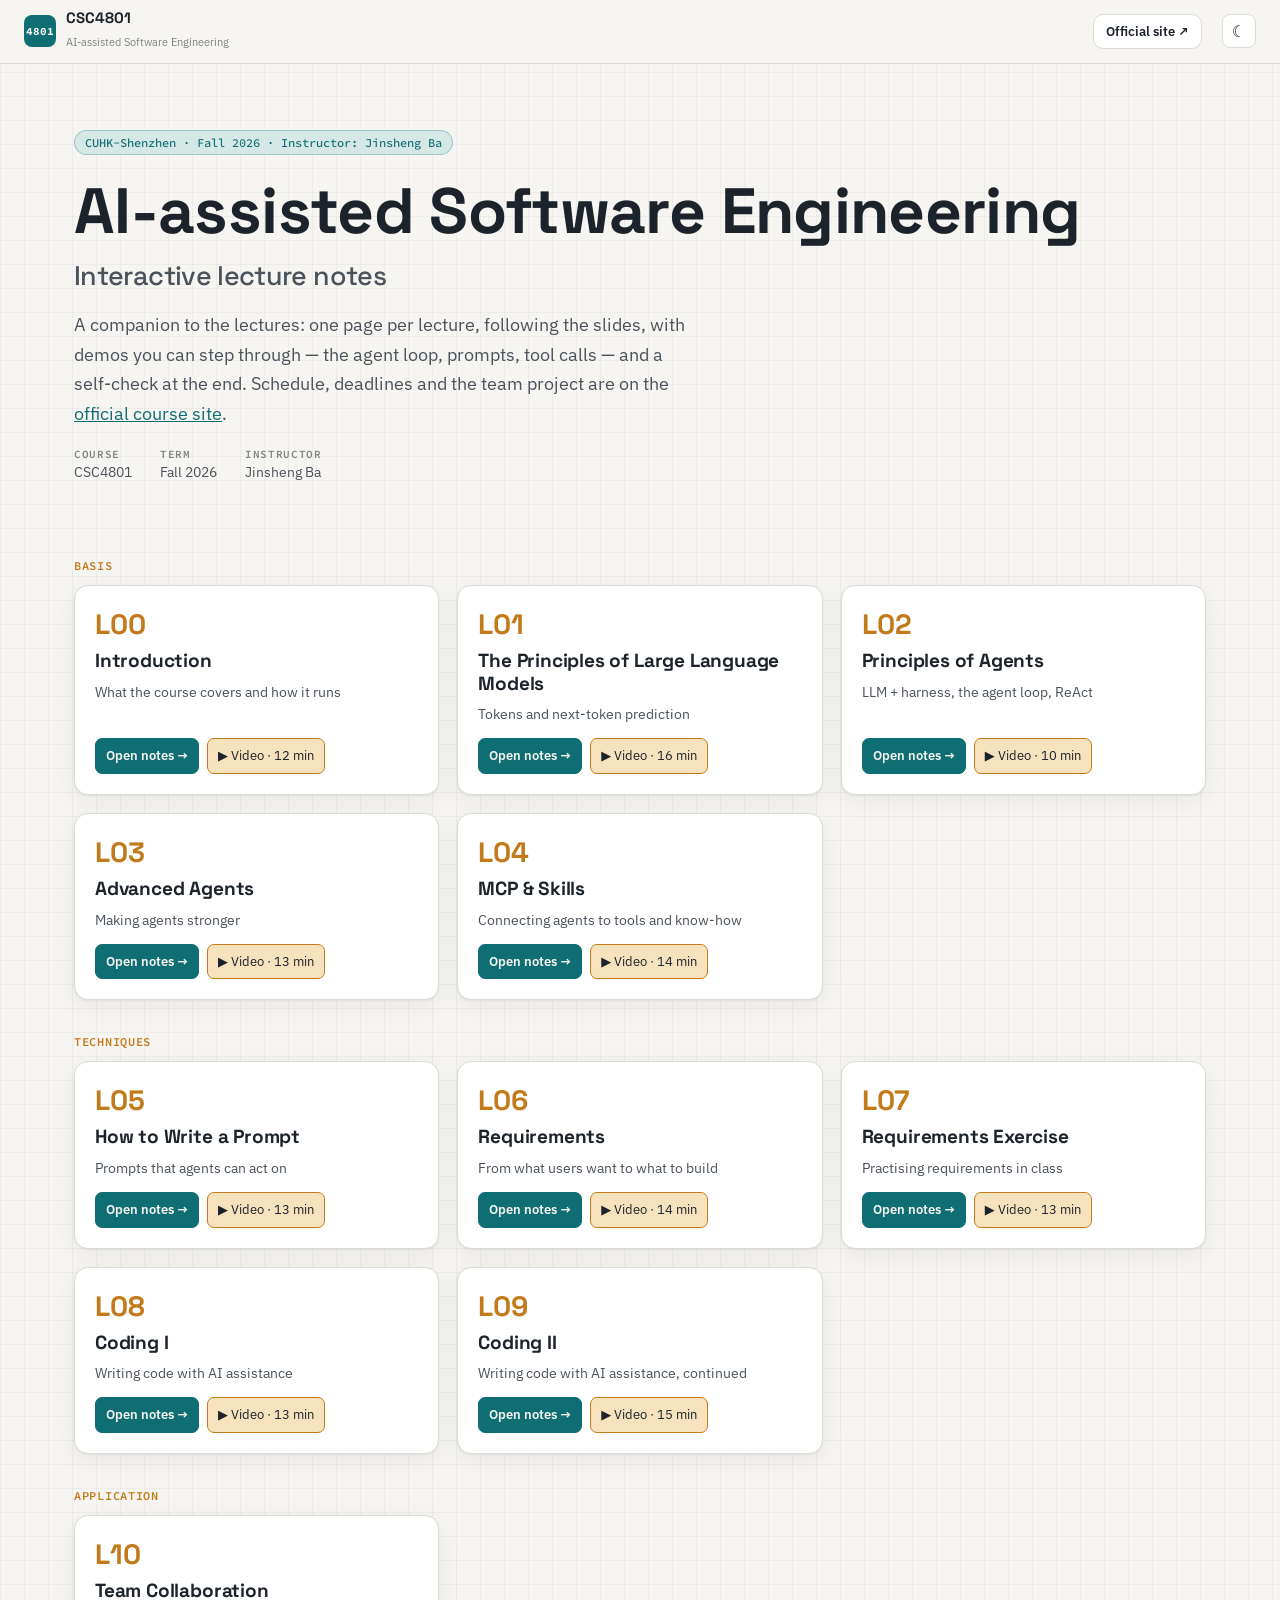
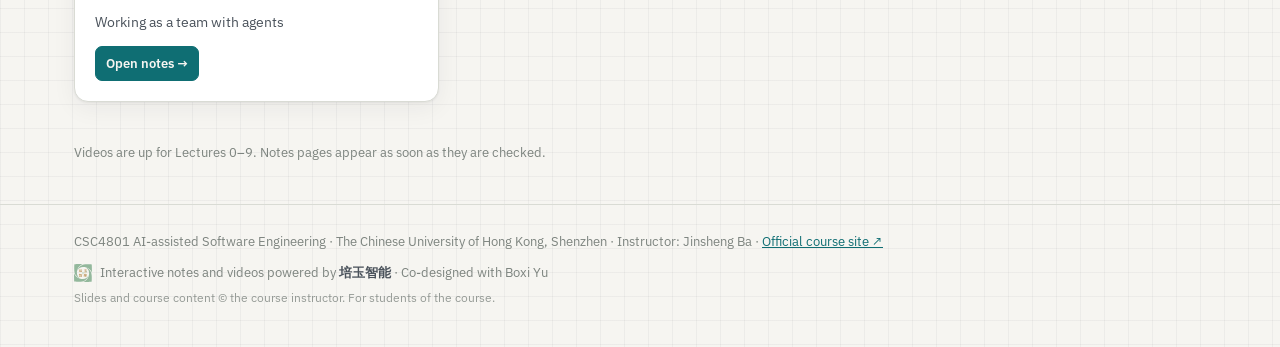
<file: index.html>
<!doctype html>
<html lang="en">
<head>
  <meta charset="UTF-8">
  <meta name="viewport" content="width=device-width, initial-scale=1.0">
  <title>CSC4801 Interactive Notes</title>
  <meta name="description" content="CSC4801 AI-assisted Software Engineering (CUHK-Shenzhen): interactive lecture notes, one page per lecture.">
  <link rel="icon" href="data:image/svg+xml,%3Csvg xmlns='http://www.w3.org/2000/svg' viewBox='0 0 32 32'%3E%3Crect width='32' height='32' rx='7' fill='%230F6E73'/%3E%3Ctext x='16' y='21' font-family='monospace' font-size='11' font-weight='700' text-anchor='middle' fill='%23F6F5F1'%3E4801%3C/text%3E%3C/svg%3E">
  <link rel="stylesheet" href="assets/style.css">
  <link rel="stylesheet" href="assets/course.css">
  <style>
    .lec:hover { transform: none; }
    .lec .acts { display: flex; flex-wrap: wrap; gap: 8px; align-items: center; margin-top: 4px; }
    .lec .notes { font-size: 13px; font-weight: 600; text-decoration: none; padding: 6px 10px; border-radius: 7px; border: 1px solid var(--line); }
    .lec.ready .notes { color: var(--paper); background: var(--teal); border-color: var(--teal); }
    .lec.soon .notes { color: var(--stone); cursor: help; }
    .lec .watch { font-size: 13px; padding: 6px 10px; border-radius: 7px; border: 1px solid var(--amber); background: var(--mark); color: var(--ink); cursor: pointer; }
    .lec .watch:hover { filter: brightness(1.05); }
    .lec .msg-soon { flex-basis: 100%; font: 500 11px var(--mono); color: var(--stone); }
    dialog.player { width: min(960px, calc(100vw - 32px)); padding: 0; border: 1px solid var(--line); border-radius: 14px; background: var(--card); color: var(--ink); }
    dialog.player::backdrop { background: rgba(0, 0, 0, 0.6); }
    dialog.player video { display: block; width: 100%; background: #000; }
    dialog.player .bar { display: flex; justify-content: space-between; align-items: center; gap: 12px; padding: 10px 14px; font-size: 14px; }
    .part { font: 600 12px var(--mono); color: var(--amber); letter-spacing: 0.06em; margin: 34px 0 12px; }
    .facts { display: flex; flex-wrap: wrap; gap: 10px 28px; margin-top: 18px; font-size: 14px; color: var(--ink-2); }
    .facts b { display: block; font: 600 11px var(--mono); color: var(--stone); letter-spacing: 0.06em; }
  </style>
</head>
<body>
  <header class="topbar">
    <a class="brand" href="index.html"><span class="brand-mark" style="font-size:11px">4801</span><span class="brand-text"><b>CSC4801</b><span>AI-assisted Software Engineering</span></span></a>
    <span style="flex:1"></span>
    <a class="btn" style="padding:6px 12px;font-size:13px" href="https://sra-research.github.io/CSC4801/" target="_blank" rel="noopener">Official site ↗</a>
    <button class="iconbtn" id="theme" title="Light / dark">☾</button>
  </header>
  <main class="wrap">
    <section class="hero" style="grid-template-columns:minmax(0,1fr)">
      <div>
        <span class="pill">CUHK-Shenzhen · Fall 2026 · Instructor: Jinsheng Ba</span>
        <h1>AI-assisted Software Engineering<small>Interactive lecture notes</small></h1>
        <p class="lead">A companion to the lectures: one page per lecture, following the slides, with demos you can step through — the agent loop, prompts, tool calls — and a self-check at the end. Schedule, deadlines and the team project are on the <a href="https://sra-research.github.io/CSC4801/" target="_blank" rel="noopener">official course site</a>.</p>
        <div class="facts">
          <div><b>COURSE</b>CSC4801</div>
          <div><b>TERM</b>Fall 2026</div>
          <div><b>INSTRUCTOR</b>Jinsheng Ba</div>
        </div>
      </div>
    </section>
    <div id="lectures"></div>
    <p class="meta" style="margin:40px 0">Videos are up for Lectures 0–9. Notes pages appear as soon as they are checked.</p>
  </main>
  <footer></footer>
  <script src="assets/course.js"></script>
  <script>
    renderFooter("");
    // Titles as on each deck's first slide; grouped by the course's three stages.
    // The fourth field is the video length in minutes (videos/LNN.mp4), when there is one.
    const LECTURES = [
      ["Basis", [
        [0, "Introduction", "What the course covers and how it runs", 12],
        [1, "The Principles of Large Language Models", "Tokens and next-token prediction", 16],
        [2, "Principles of Agents", "LLM + harness, the agent loop, ReAct", 10],
        [3, "Advanced Agents", "Making agents stronger", 13],
        [4, "MCP & Skills", "Connecting agents to tools and know-how", 14],
      ]],
      ["Techniques", [
        [5, "How to Write a Prompt", "Prompts that agents can act on", 13],
        [6, "Requirements", "From what users want to what to build", 14],
        [7, "Requirements Exercise", "Practising requirements in class", 13],
        [8, "Coding I", "Writing code with AI assistance", 13],
        [9, "Coding II", "Writing code with AI assistance, continued", 15],
      ]],
      ["Application", [
        [10, "Team Collaboration", "Working as a team with agents"],
      ]],
    ];
    const pad = (n) => String(n).padStart(2, "0");
    document.getElementById("lectures").innerHTML = LECTURES.map(([part, list]) =>
      `<div class="part">${part.toUpperCase()}</div><div class="chapters">` + list.map(([n, t, s, mins]) =>
        `<div class="card chapcard lec soon" data-n="${n}">
          <span class="num">L${pad(n)}</span><h3>${t}</h3><p>${s}</p>
          <div class="acts">
            <a class="notes" href="L${pad(n)}/index.html">Notes in preparation</a>
            ${mins ? `<button class="watch" data-n="${n}" data-title="${t}">▶ Video · ${mins} min</button>` : ""}
          </div></div>`).join("") + "</div>").join("");
    // Notes are ready when the lecture folder has an index.html. Over file:// the check
    // can't run, so every notes link stays live.
    const local = location.protocol === "file:";
    document.querySelectorAll(".lec").forEach((card) => {
      const link = card.querySelector(".notes");
      const ready = () => { card.classList.replace("soon", "ready"); link.textContent = "Open notes →"; };
      link.addEventListener("click", (e) => {
        if (!card.classList.contains("soon")) return;
        e.preventDefault();
        if (!card.querySelector(".msg-soon")) card.querySelector(".acts").insertAdjacentHTML("beforeend",
          `<span class="msg-soon">The notes for this lecture are still being written.</span>`);
      });
      if (local) return ready();
      fetch(link.getAttribute("href"), { method: "HEAD" })
        .then((r) => { if (r.ok) ready(); })
        .catch(ready);
    });
    // One shared player for every lecture video.
    const dlg = document.createElement("dialog");
    dlg.className = "player";
    dlg.innerHTML = `<video controls preload="none"></video><div class="bar"><b></b><button class="cbtn">Close</button></div>`;
    document.body.appendChild(dlg);
    const vid = dlg.querySelector("video");
    dlg.querySelector("button").onclick = () => dlg.close();
    dlg.addEventListener("close", () => vid.pause());
    document.querySelectorAll(".watch").forEach((b) => {
      b.onclick = () => {
        const base = `videos/L${pad(+b.dataset.n)}`;   // with English / Chinese subtitles (kit/subs.py)
        vid.innerHTML = `<track kind="subtitles" srclang="en" label="English" src="${base}.en.vtt" default><track kind="subtitles" srclang="zh" label="中文" src="${base}.zh.vtt">`;
        vid.src = `${base}.mp4`;
        dlg.querySelector("b").textContent = `Lecture ${b.dataset.n} · ${b.dataset.title}`;
        dlg.showModal();
        vid.play().catch(() => {});
      };
    });
    const themeBtn = document.getElementById("theme");
    function applyTheme(t) {
      if (t) document.documentElement.dataset.theme = t; else delete document.documentElement.dataset.theme;
      const dark = t ? t === "dark" : matchMedia("(prefers-color-scheme: dark)").matches;
      themeBtn.textContent = dark ? "☀" : "☾";
    }
    try { applyTheme(localStorage.getItem("csc4801-theme")); } catch { applyTheme(null); }
    themeBtn.onclick = () => {
      const cur = document.documentElement.dataset.theme;
      const dark = cur ? cur === "dark" : matchMedia("(prefers-color-scheme: dark)").matches;
      const t = dark ? "light" : "dark";
      applyTheme(t);
      try { localStorage.setItem("csc4801-theme", t); } catch { /* storage unavailable */ }
    };
  </script>
</body>
</html>
</file>
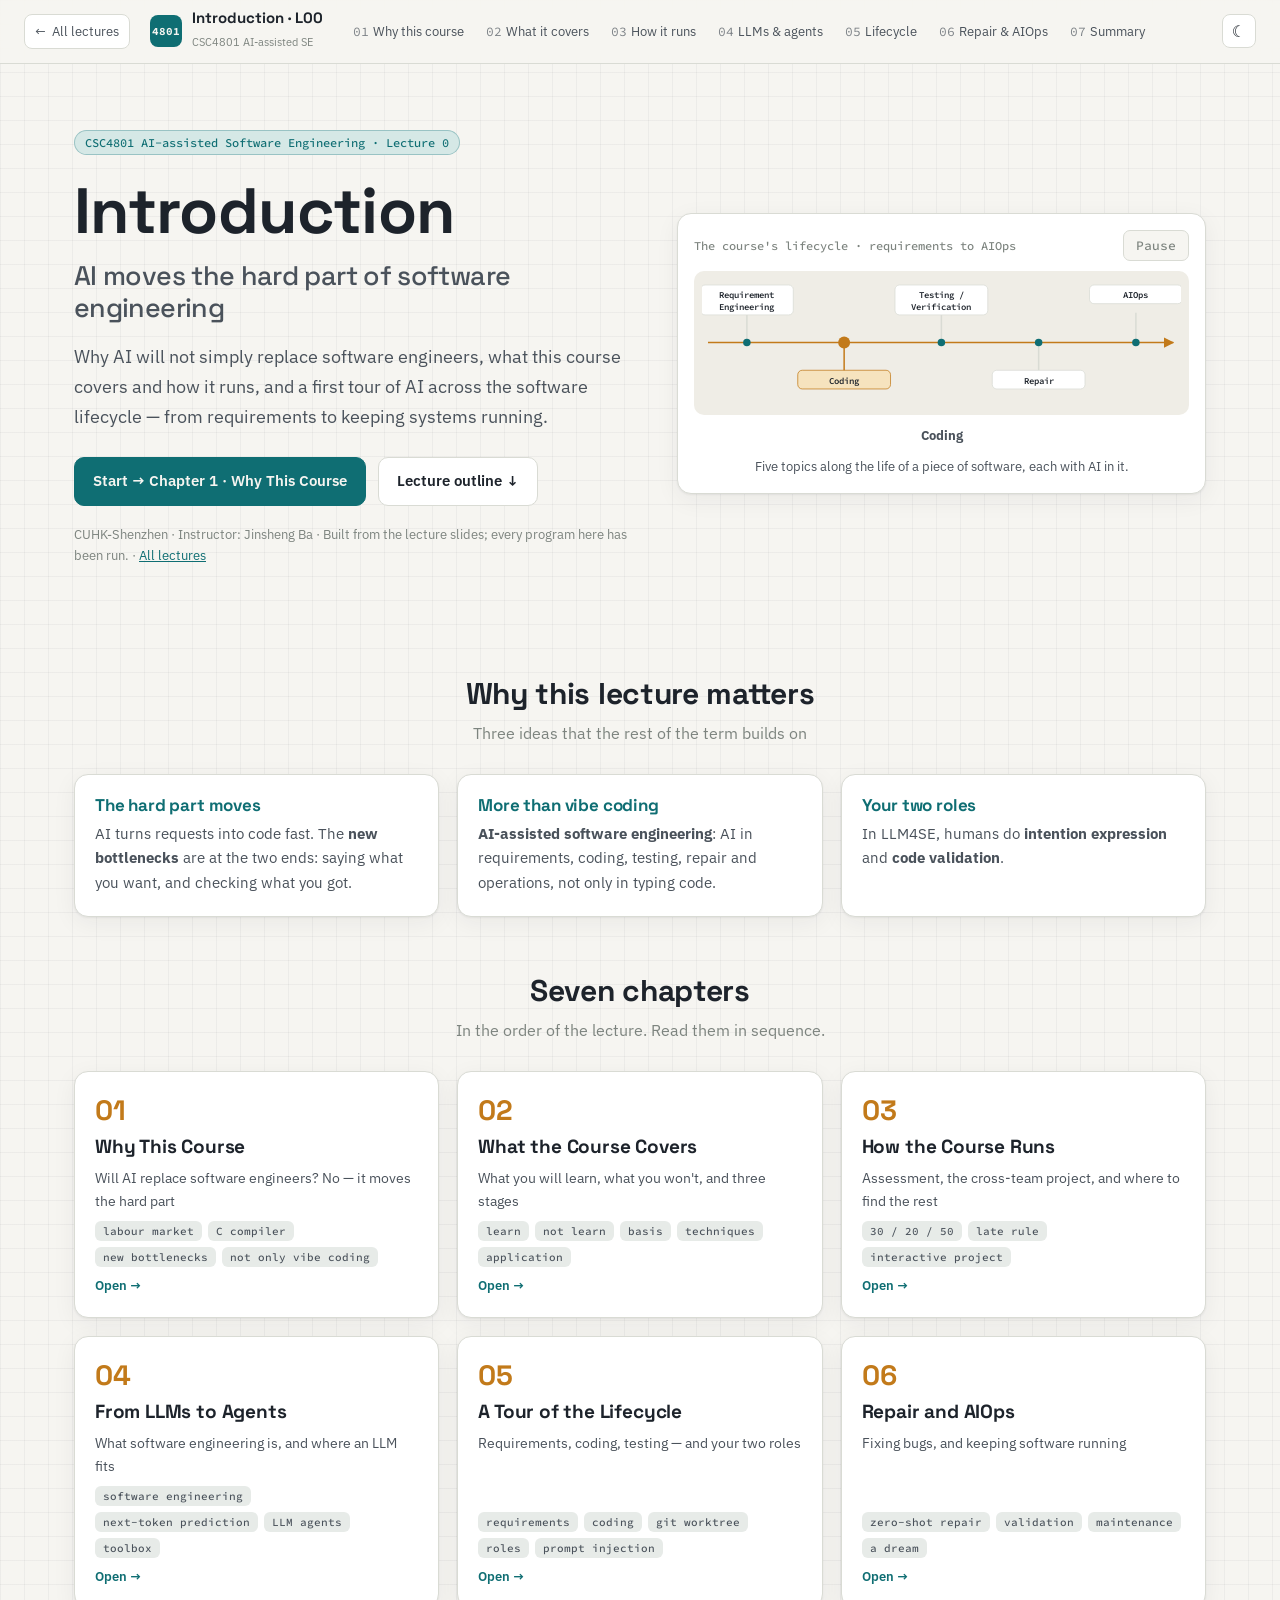
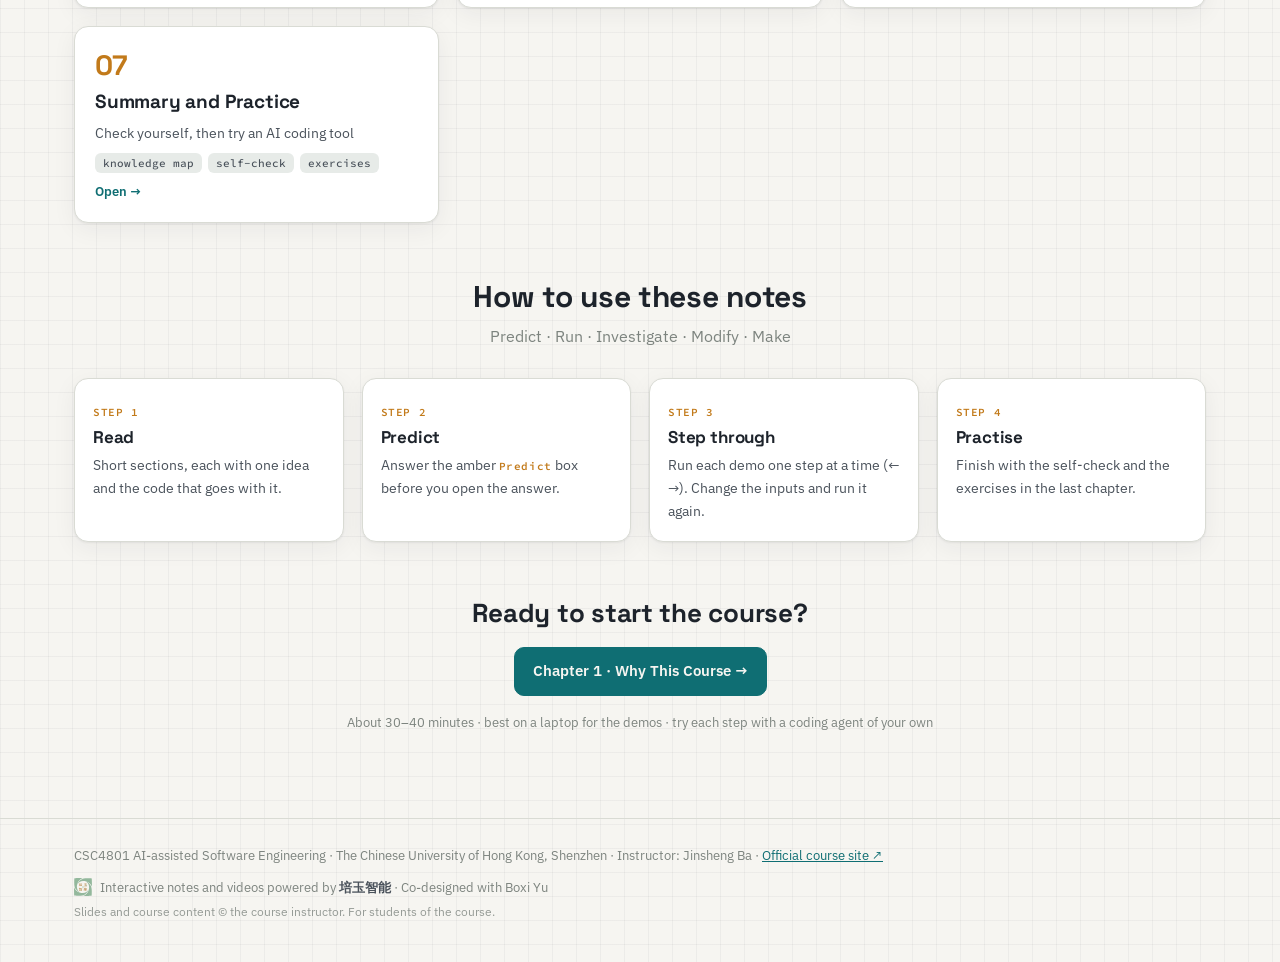
<file: L00/index.html>
<!doctype html>
<html lang="en">
<head>
  <meta charset="UTF-8">
  <meta name="viewport" content="width=device-width, initial-scale=1.0">
  <title>Introduction — CSC4801 Lecture 0 Interactive Notes</title>
  <meta name="description" content="CSC4801 AI-assisted Software Engineering (CUHK-Shenzhen), Lecture 0: interactive notes for the introduction. Why AI moves the hard part of software engineering, the three stages of the course, and a tour of the lifecycle.">
  <link rel="icon" href="data:image/svg+xml,%3Csvg xmlns='http://www.w3.org/2000/svg' viewBox='0 0 32 32'%3E%3Crect width='32' height='32' rx='7' fill='%230F6E73'/%3E%3Ctext x='16' y='21' font-family='monospace' font-size='11' font-weight='700' text-anchor='middle' fill='%23F6F5F1'%3E4801%3C/text%3E%3C/svg%3E">
  <link rel="stylesheet" href="../assets/style.css">
  <link rel="stylesheet" href="../assets/course.css">
</head>
<body>
  <header class="topbar">
    <a class="brand" href="#/"><span class="brand-mark" style="font-size:11px">4801</span><span class="brand-text"></span></a>
    <nav class="chapnav" id="chapnav" aria-label="Chapters"></nav>
    <button class="iconbtn" id="theme" title="Light / dark">☾</button>
    <div class="progress" id="progress"></div>
  </header>
  <main id="main"></main>
  <footer></footer>
  <script src="../assets/course.js"></script>
  <script src="../assets/lib.js"></script>
  <script src="demos.js"></script>
  <script src="chapters.js"></script>
  <script src="../assets/app.js"></script>
  <script>renderFooter("../");</script>
</body>
</html>
</file>
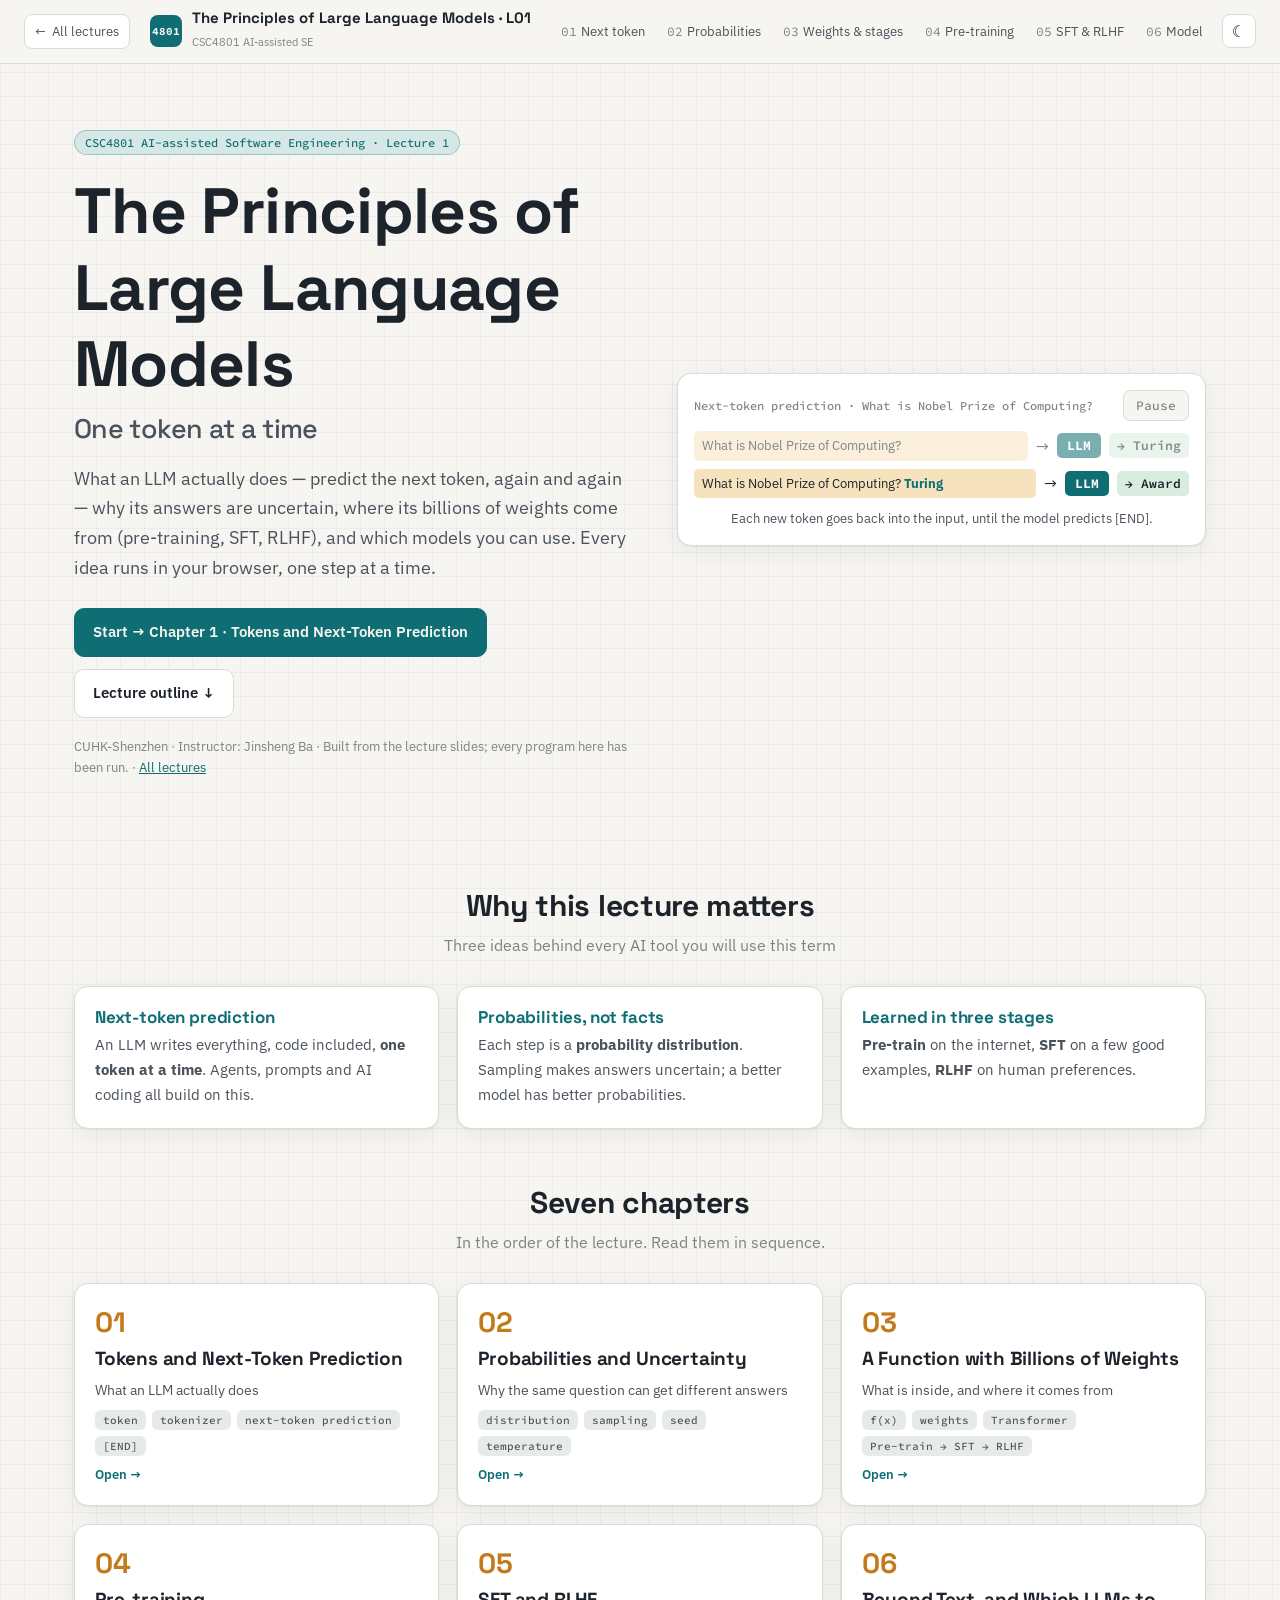
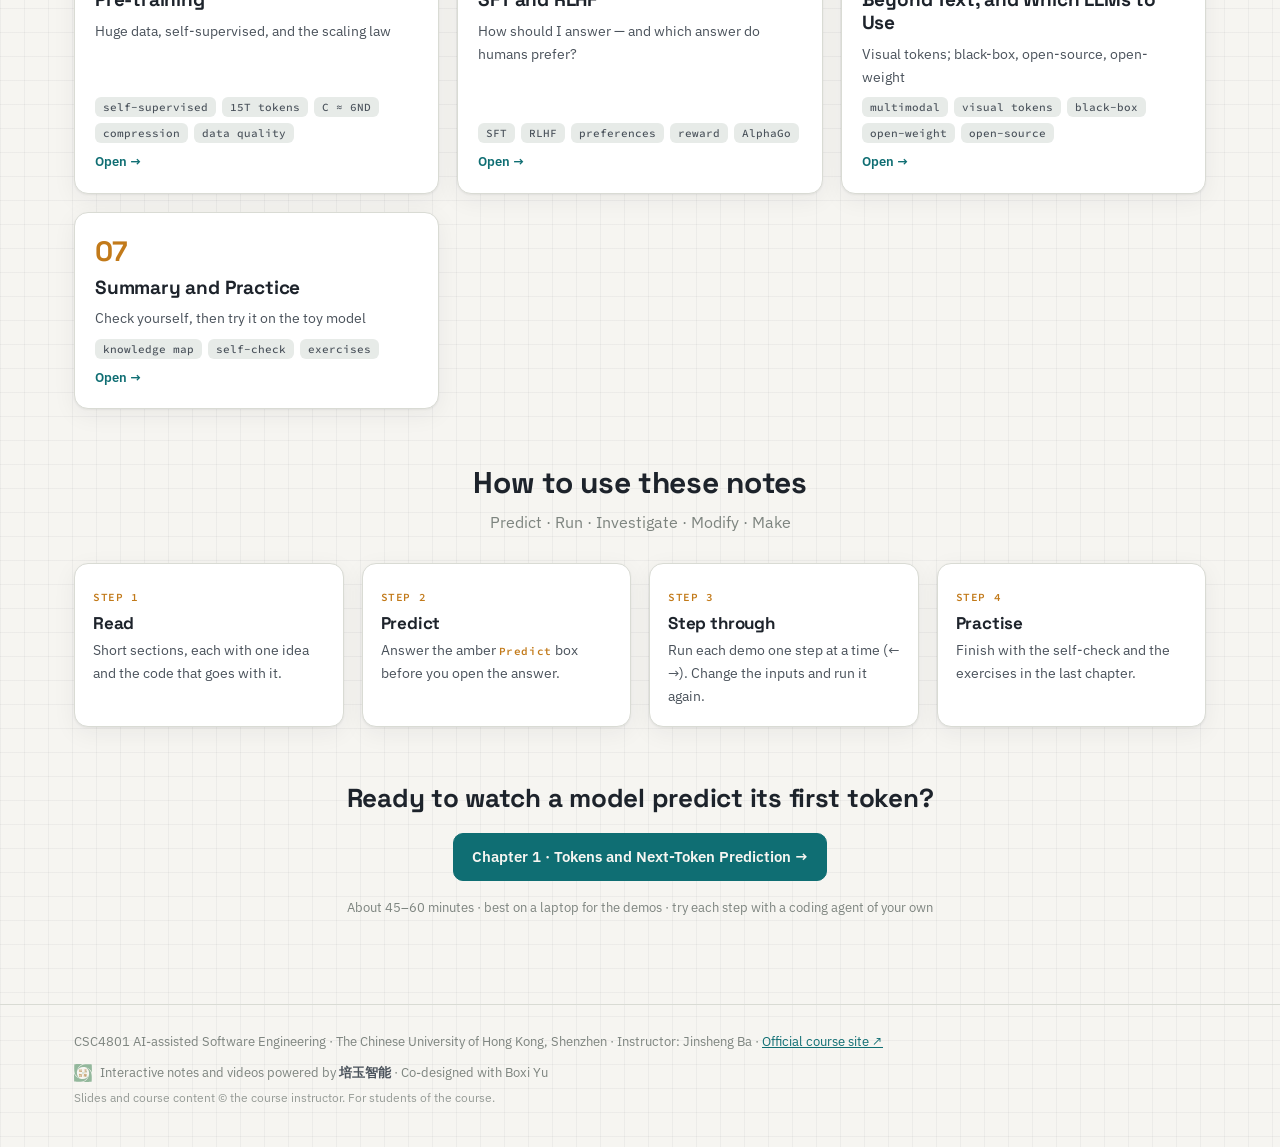
<file: L01/index.html>
<!doctype html>
<html lang="en">
<head>
  <meta charset="UTF-8">
  <meta name="viewport" content="width=device-width, initial-scale=1.0">
  <title>The Principles of Large Language Models — CSC4801 Lecture 1 Interactive Notes</title>
  <meta name="description" content="CSC4801 AI-assisted Software Engineering (CUHK-Shenzhen), Lecture 1: interactive notes on the principles of large language models. Watch an LLM predict, sample and learn, one token at a time.">
  <link rel="icon" href="data:image/svg+xml,%3Csvg xmlns='http://www.w3.org/2000/svg' viewBox='0 0 32 32'%3E%3Crect width='32' height='32' rx='7' fill='%230F6E73'/%3E%3Ctext x='16' y='21' font-family='monospace' font-size='11' font-weight='700' text-anchor='middle' fill='%23F6F5F1'%3E4801%3C/text%3E%3C/svg%3E">
  <link rel="stylesheet" href="../assets/style.css">
  <link rel="stylesheet" href="../assets/course.css">
</head>
<body>
  <header class="topbar">
    <a class="brand" href="#/"><span class="brand-mark" style="font-size:11px">4801</span><span class="brand-text"></span></a>
    <nav class="chapnav" id="chapnav" aria-label="Chapters"></nav>
    <button class="iconbtn" id="theme" title="Light / dark">☾</button>
    <div class="progress" id="progress"></div>
  </header>
  <main id="main"></main>
  <footer></footer>
  <script src="../assets/course.js"></script>
  <script src="../assets/lib.js"></script>
  <script src="demos.js"></script>
  <script src="chapters.js"></script>
  <script src="../assets/app.js"></script>
  <script>renderFooter("../");</script>
</body>
</html>
</file>
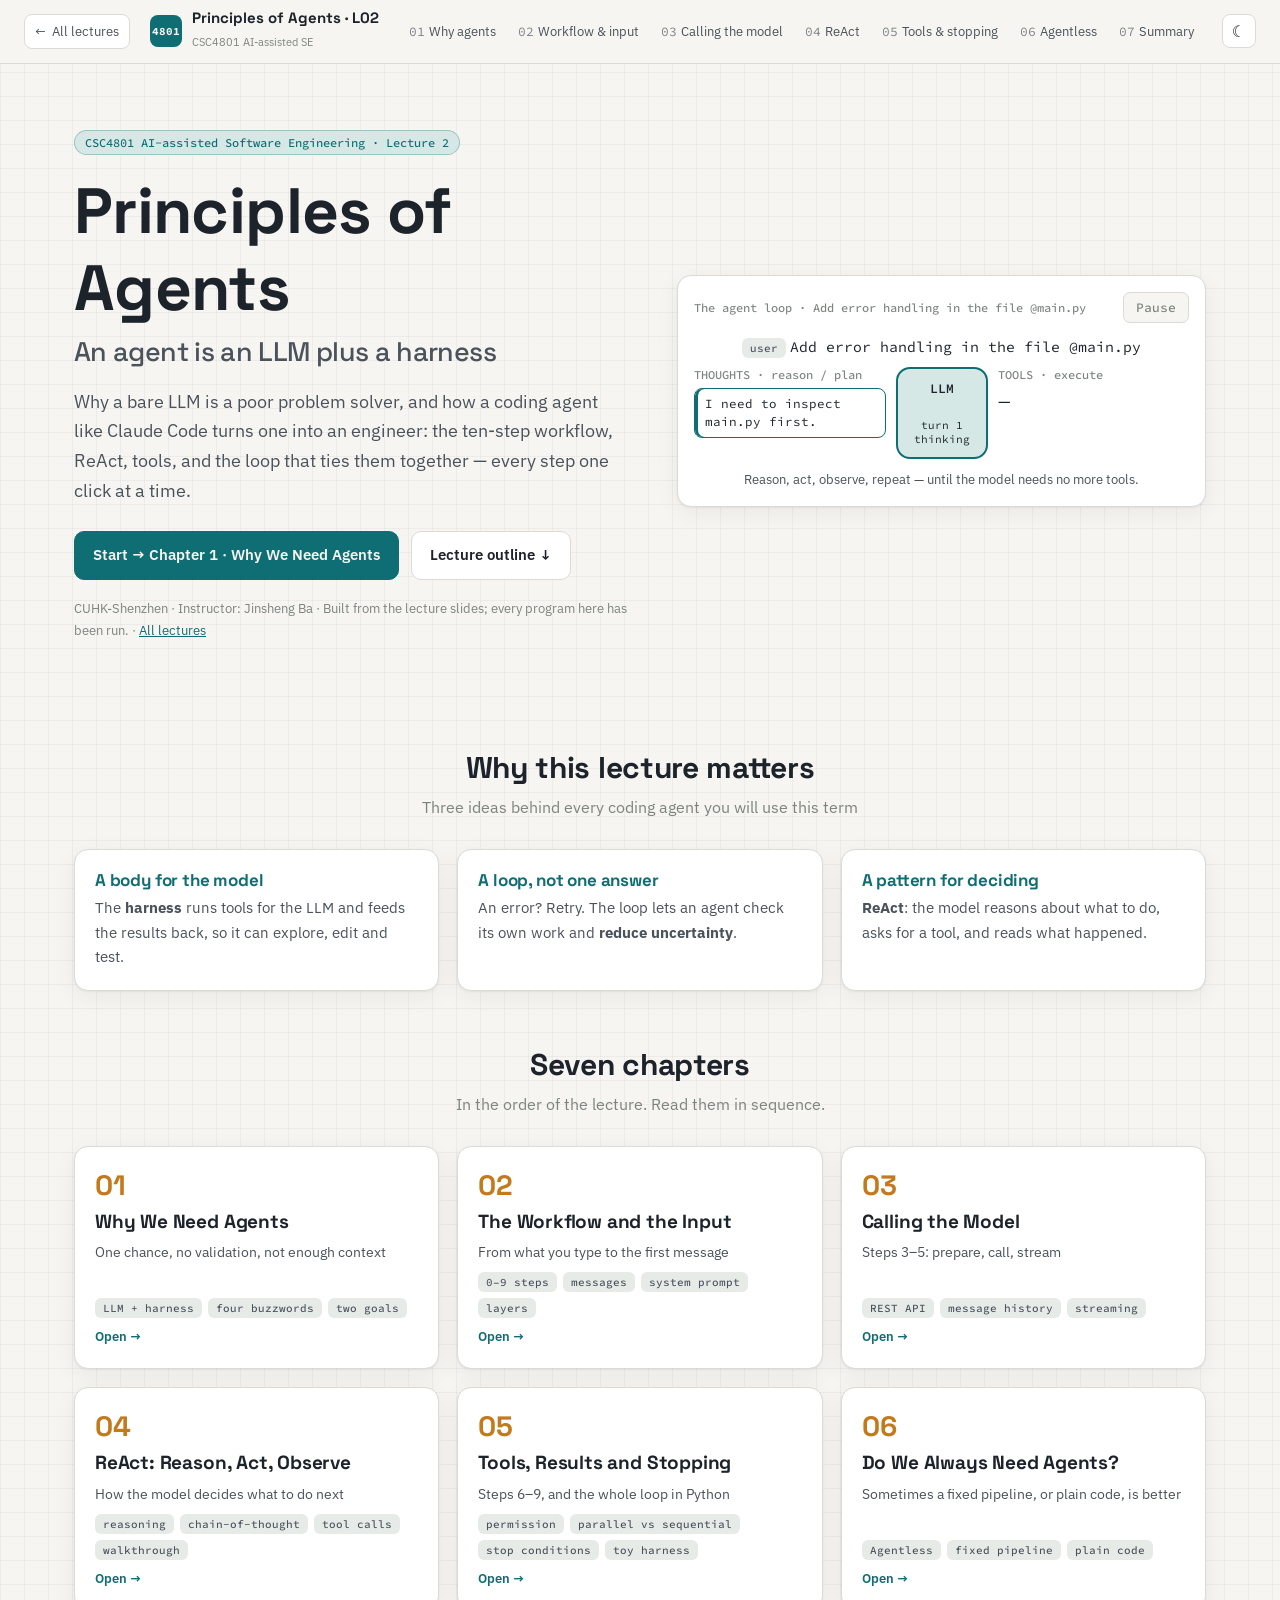
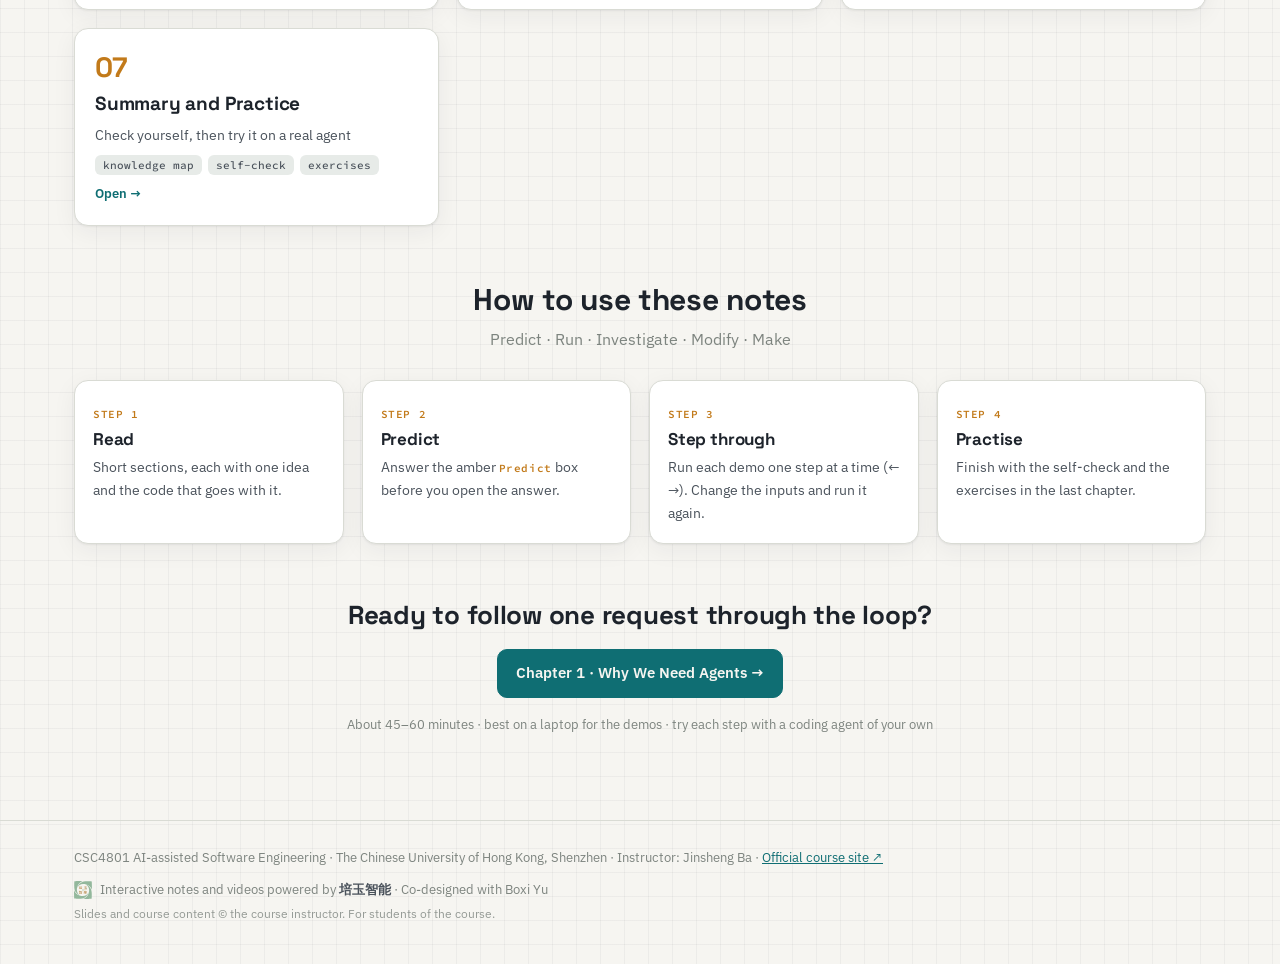
<file: L02/index.html>
<!doctype html>
<html lang="en">
<head>
  <meta charset="UTF-8">
  <meta name="viewport" content="width=device-width, initial-scale=1.0">
  <title>Principles of Agents — CSC4801 Lecture 2 Interactive Notes</title>
  <meta name="description" content="CSC4801 AI-assisted Software Engineering (CUHK-Shenzhen), Lecture 2: interactive notes on the principles of agents. Follow one request through a coding agent's loop.">
  <link rel="icon" href="data:image/svg+xml,%3Csvg xmlns='http://www.w3.org/2000/svg' viewBox='0 0 32 32'%3E%3Crect width='32' height='32' rx='7' fill='%230F6E73'/%3E%3Ctext x='16' y='21' font-family='monospace' font-size='11' font-weight='700' text-anchor='middle' fill='%23F6F5F1'%3E4801%3C/text%3E%3C/svg%3E">
  <link rel="stylesheet" href="../assets/style.css">
  <link rel="stylesheet" href="../assets/course.css">
</head>
<body>
  <header class="topbar">
    <a class="brand" href="#/"><span class="brand-mark" style="font-size:11px">4801</span><span class="brand-text"></span></a>
    <nav class="chapnav" id="chapnav" aria-label="Chapters"></nav>
    <button class="iconbtn" id="theme" title="Light / dark">☾</button>
    <div class="progress" id="progress"></div>
  </header>
  <main id="main"></main>
  <footer></footer>
  <script src="../assets/course.js"></script>
  <script src="../assets/lib.js"></script>
  <script src="demos.js"></script>
  <script src="chapters.js"></script>
  <script src="../assets/app.js"></script>
  <script>renderFooter("../");</script>
</body>
</html>
</file>
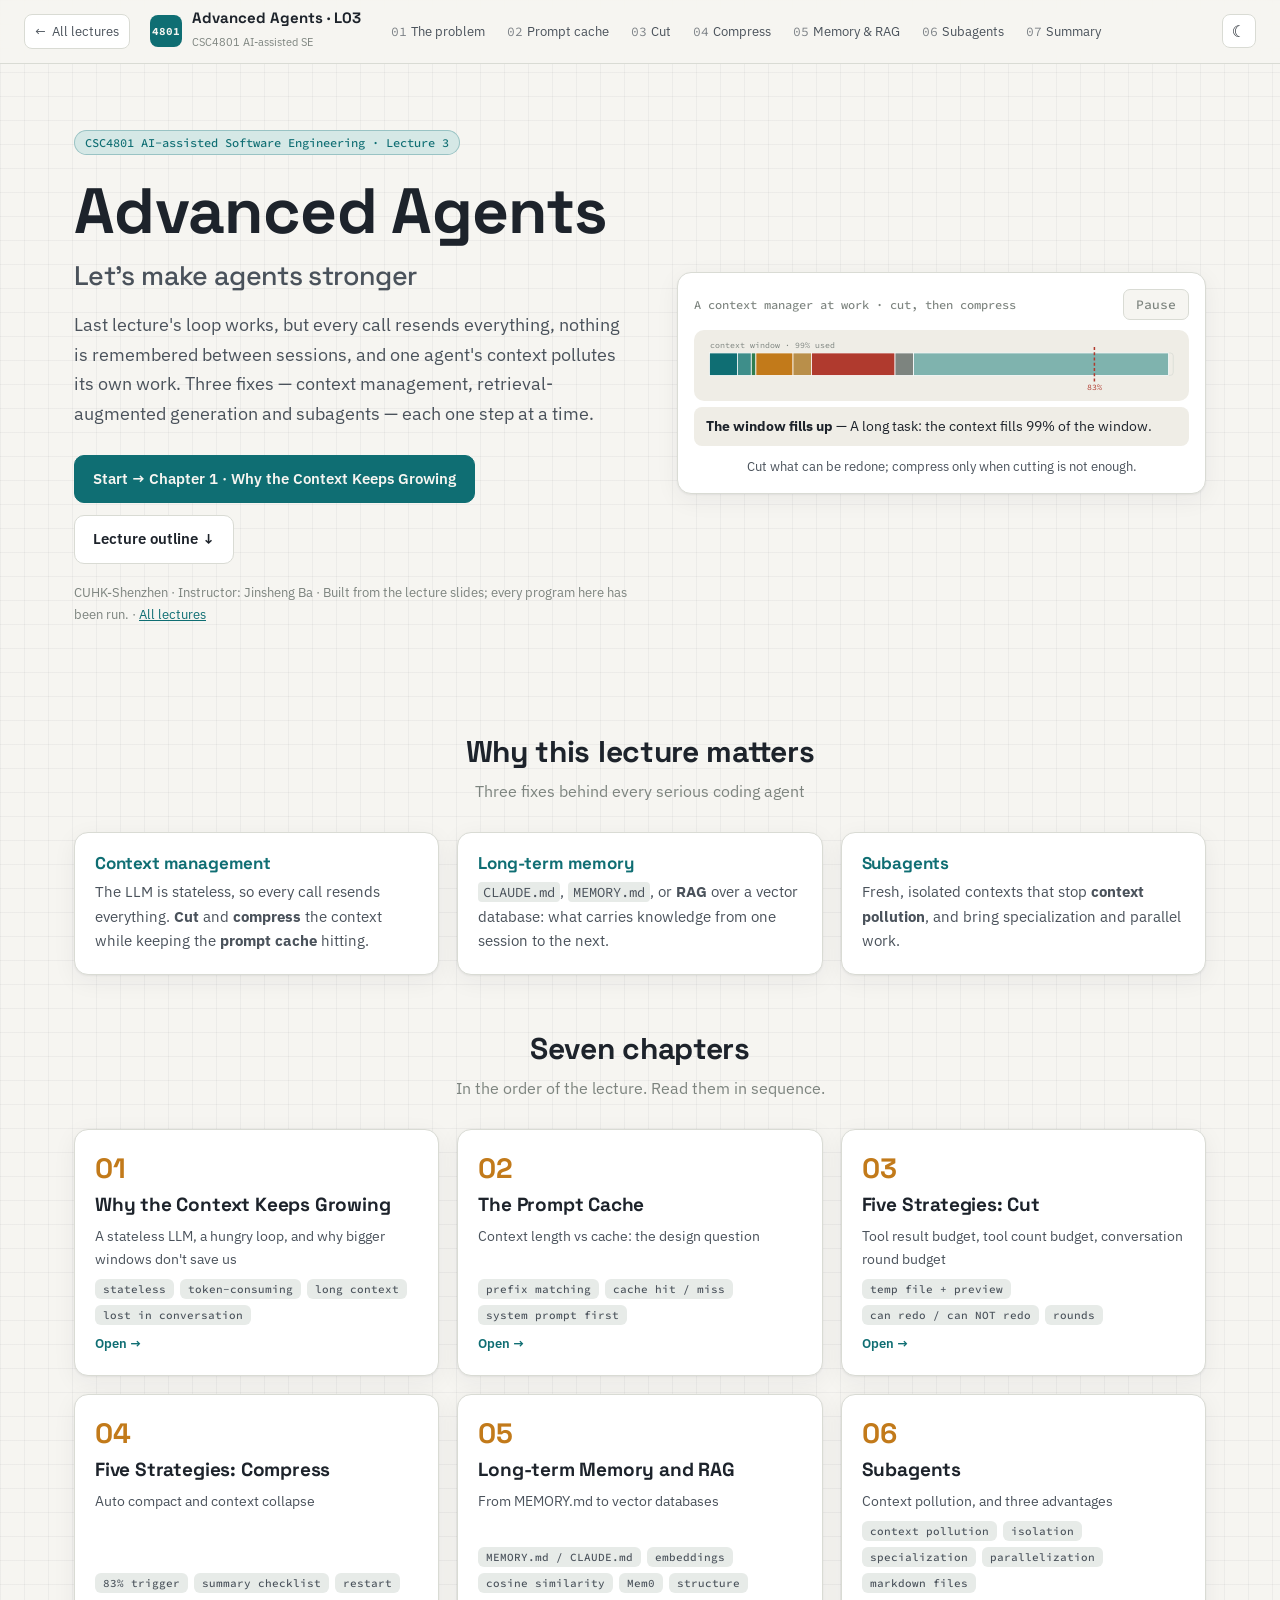
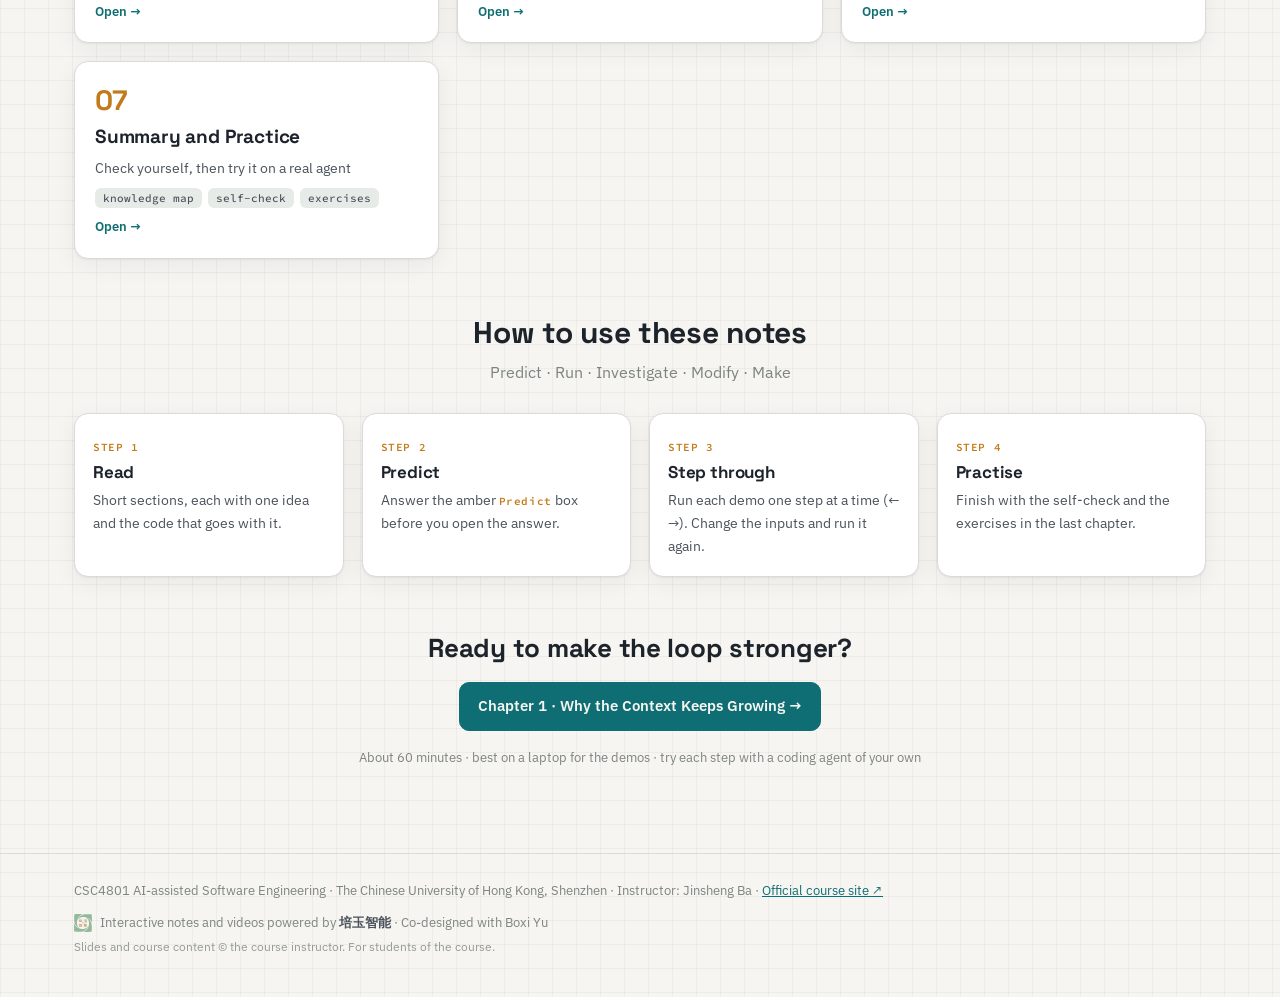
<file: L03/index.html>
<!doctype html>
<html lang="en">
<head>
  <meta charset="UTF-8">
  <meta name="viewport" content="width=device-width, initial-scale=1.0">
  <title>Advanced Agents — CSC4801 Lecture 3 Interactive Notes</title>
  <meta name="description" content="CSC4801 AI-assisted Software Engineering (CUHK-Shenzhen), Lecture 3: interactive notes on advanced agents. Context management, retrieval-augmented generation and subagents, step by step.">
  <link rel="icon" href="data:image/svg+xml,%3Csvg xmlns='http://www.w3.org/2000/svg' viewBox='0 0 32 32'%3E%3Crect width='32' height='32' rx='7' fill='%230F6E73'/%3E%3Ctext x='16' y='21' font-family='monospace' font-size='11' font-weight='700' text-anchor='middle' fill='%23F6F5F1'%3E4801%3C/text%3E%3C/svg%3E">
  <link rel="stylesheet" href="../assets/style.css">
  <link rel="stylesheet" href="../assets/course.css">
</head>
<body>
  <header class="topbar">
    <a class="brand" href="#/"><span class="brand-mark" style="font-size:11px">4801</span><span class="brand-text"></span></a>
    <nav class="chapnav" id="chapnav" aria-label="Chapters"></nav>
    <button class="iconbtn" id="theme" title="Light / dark">☾</button>
    <div class="progress" id="progress"></div>
  </header>
  <main id="main"></main>
  <footer></footer>
  <script src="../assets/course.js"></script>
  <script src="../assets/lib.js"></script>
  <script src="demos.js"></script>
  <script src="chapters.js"></script>
  <script src="../assets/app.js"></script>
  <script>renderFooter("../");</script>
</body>
</html>
</file>
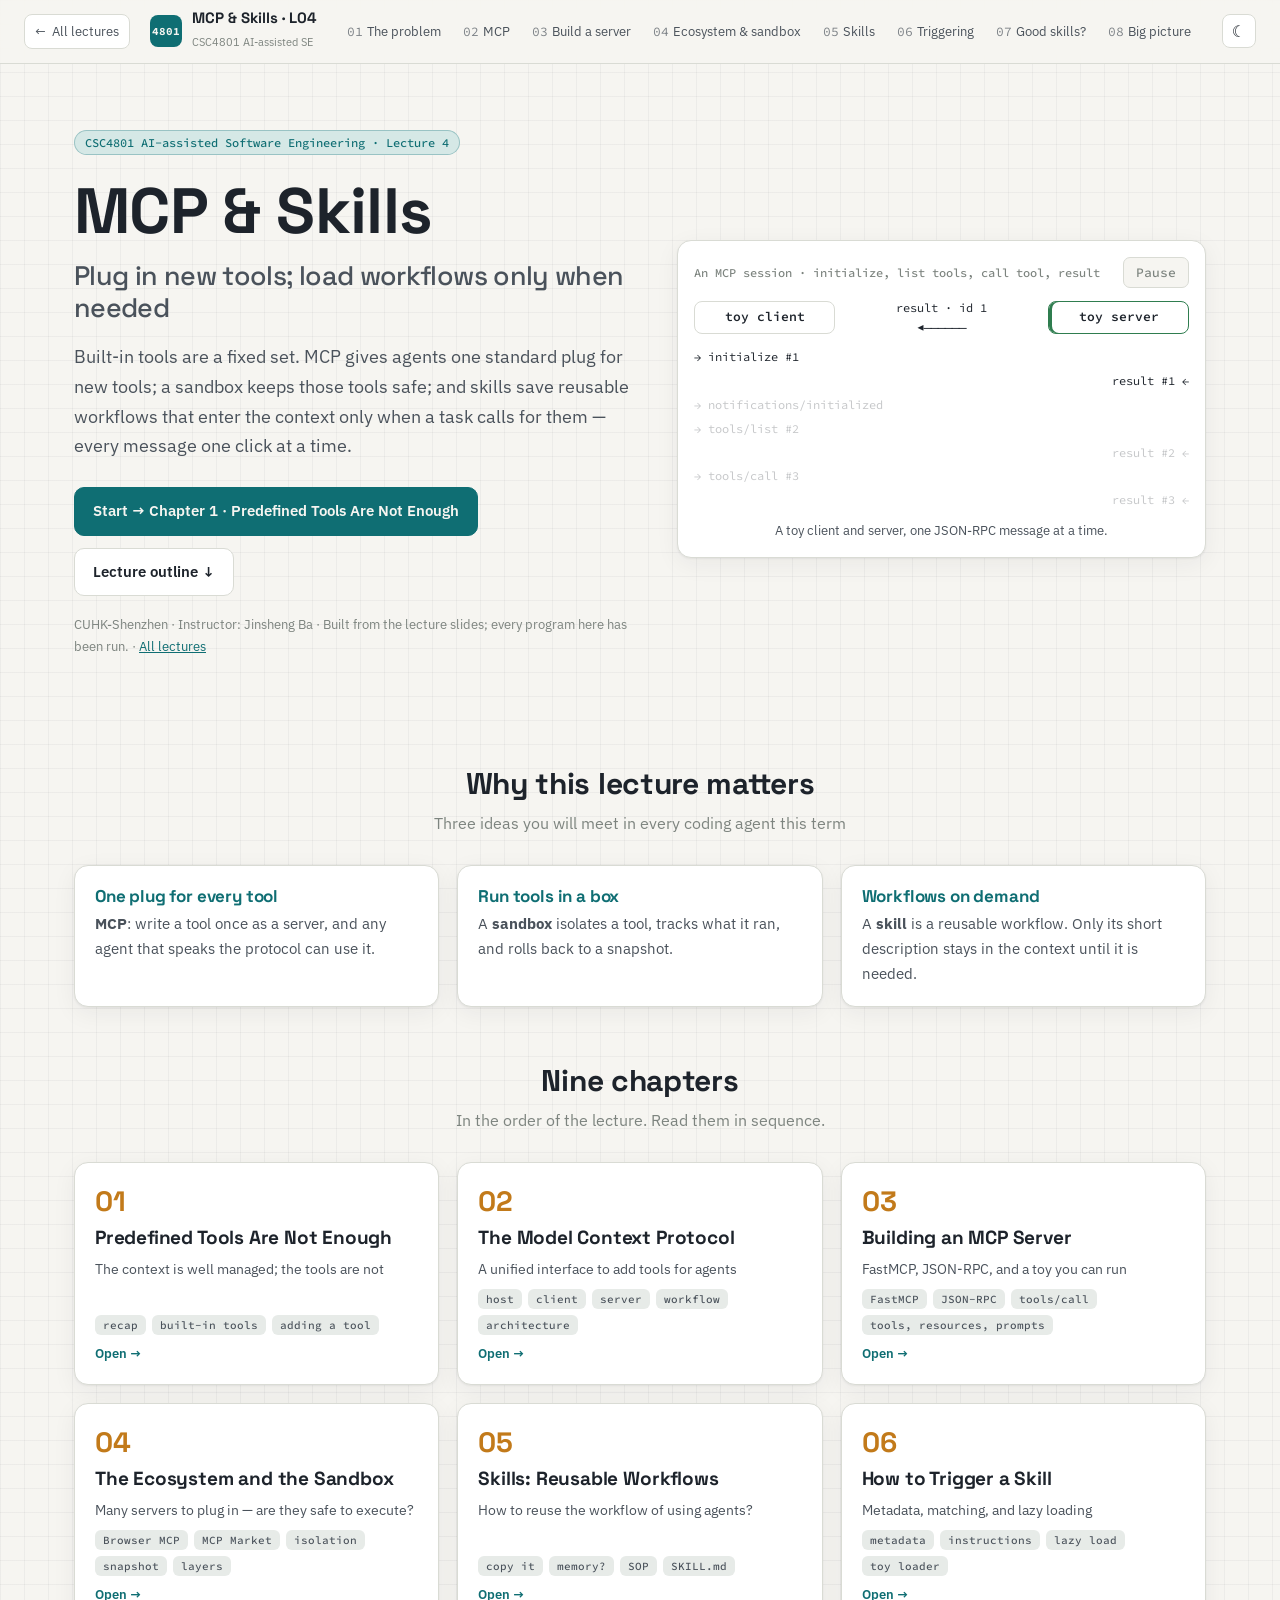
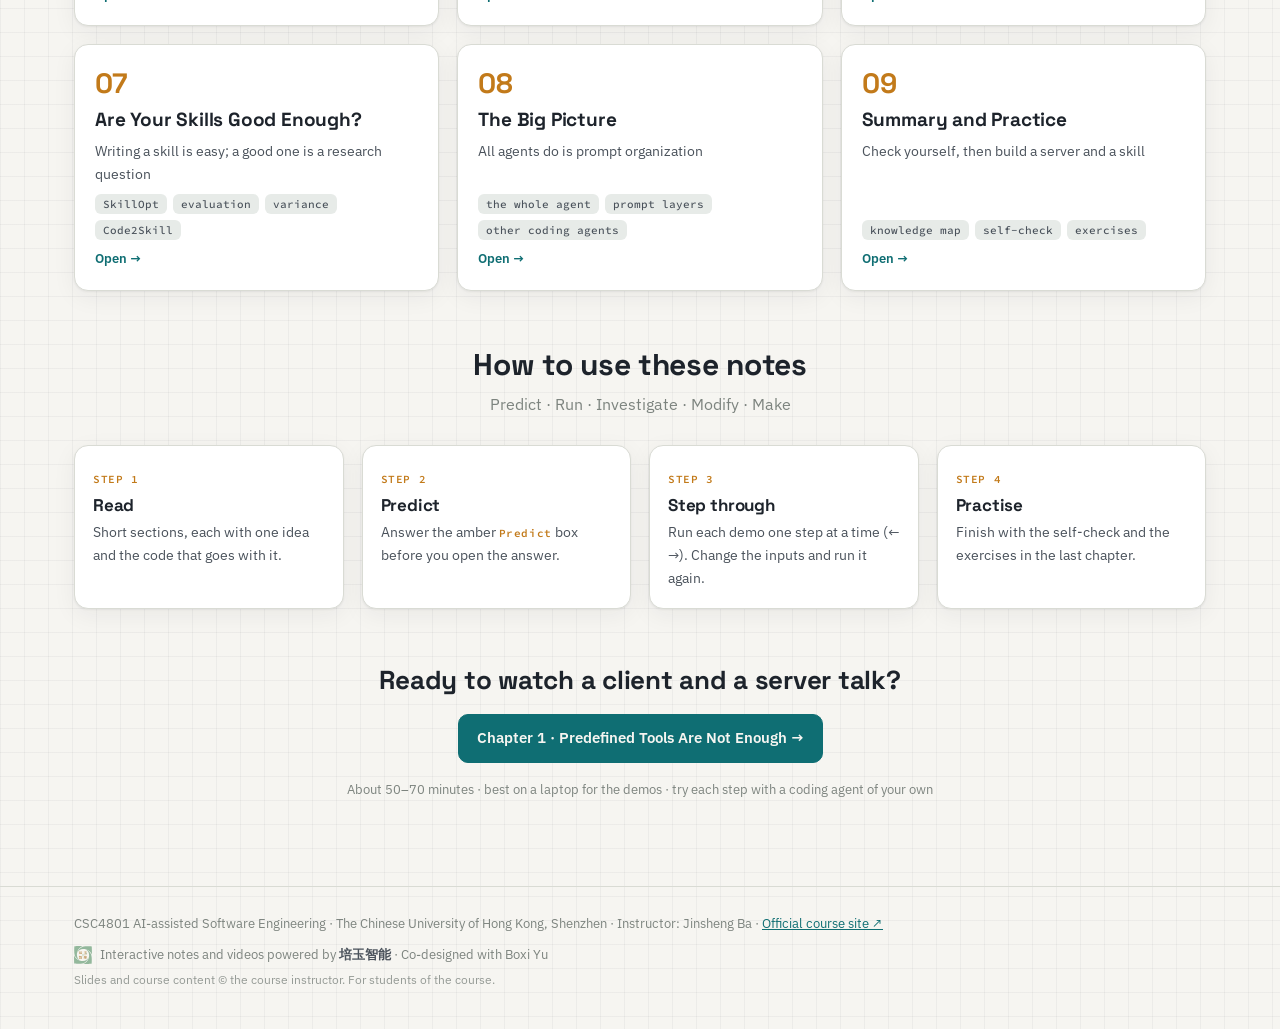
<file: L04/index.html>
<!doctype html>
<html lang="en">
<head>
  <meta charset="UTF-8">
  <meta name="viewport" content="width=device-width, initial-scale=1.0">
  <title>MCP &amp; Skills — CSC4801 Lecture 4 Interactive Notes</title>
  <meta name="description" content="CSC4801 AI-assisted Software Engineering (CUHK-Shenzhen), Lecture 4: interactive notes on MCP and skills. Watch an MCP client and server talk one message at a time, sandbox a risky tool, and see a skill load only when it is needed.">
  <link rel="icon" href="data:image/svg+xml,%3Csvg xmlns='http://www.w3.org/2000/svg' viewBox='0 0 32 32'%3E%3Crect width='32' height='32' rx='7' fill='%230F6E73'/%3E%3Ctext x='16' y='21' font-family='monospace' font-size='11' font-weight='700' text-anchor='middle' fill='%23F6F5F1'%3E4801%3C/text%3E%3C/svg%3E">
  <link rel="stylesheet" href="../assets/style.css">
  <link rel="stylesheet" href="../assets/course.css">
</head>
<body>
  <header class="topbar">
    <a class="brand" href="#/"><span class="brand-mark" style="font-size:11px">4801</span><span class="brand-text"></span></a>
    <nav class="chapnav" id="chapnav" aria-label="Chapters"></nav>
    <button class="iconbtn" id="theme" title="Light / dark">☾</button>
    <div class="progress" id="progress"></div>
  </header>
  <main id="main"></main>
  <footer></footer>
  <script src="../assets/course.js"></script>
  <script src="../assets/lib.js"></script>
  <script src="demos.js"></script>
  <script src="chapters.js"></script>
  <script src="../assets/app.js"></script>
  <script>renderFooter("../");</script>
</body>
</html>
</file>
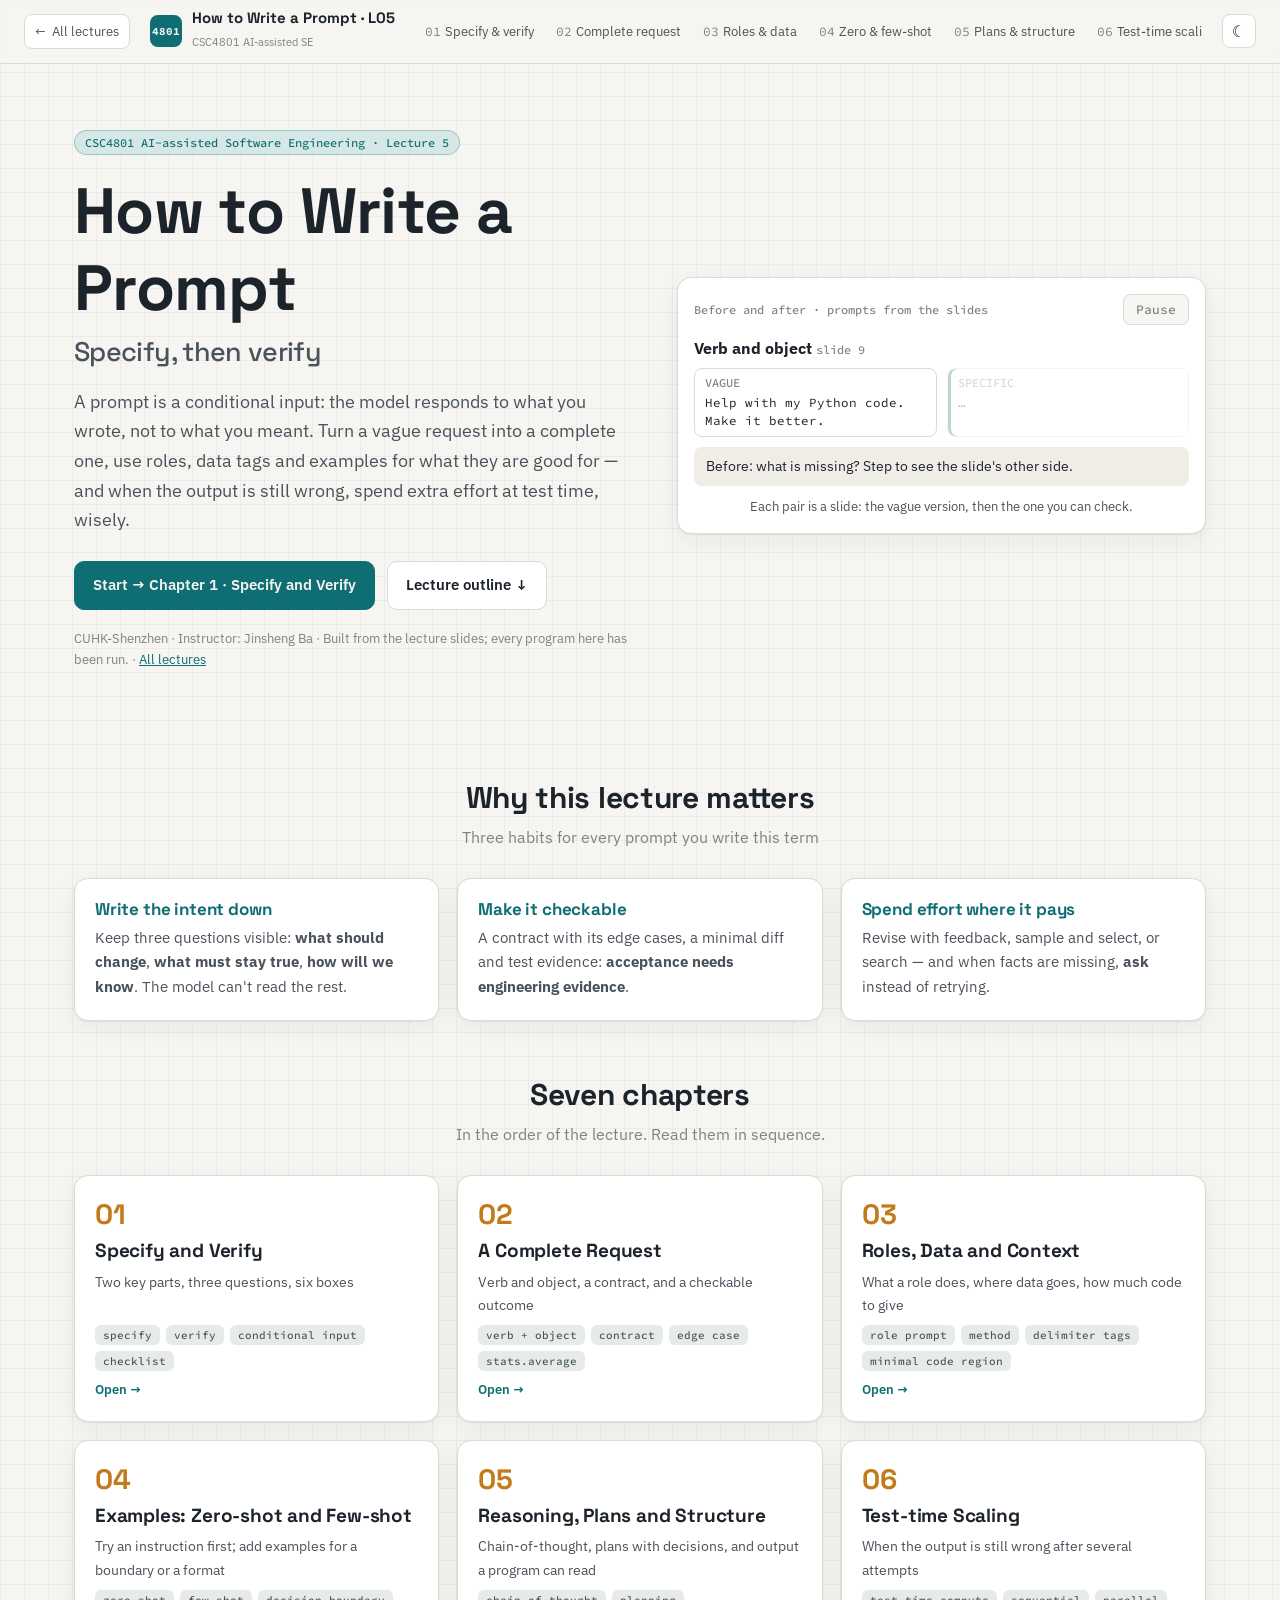
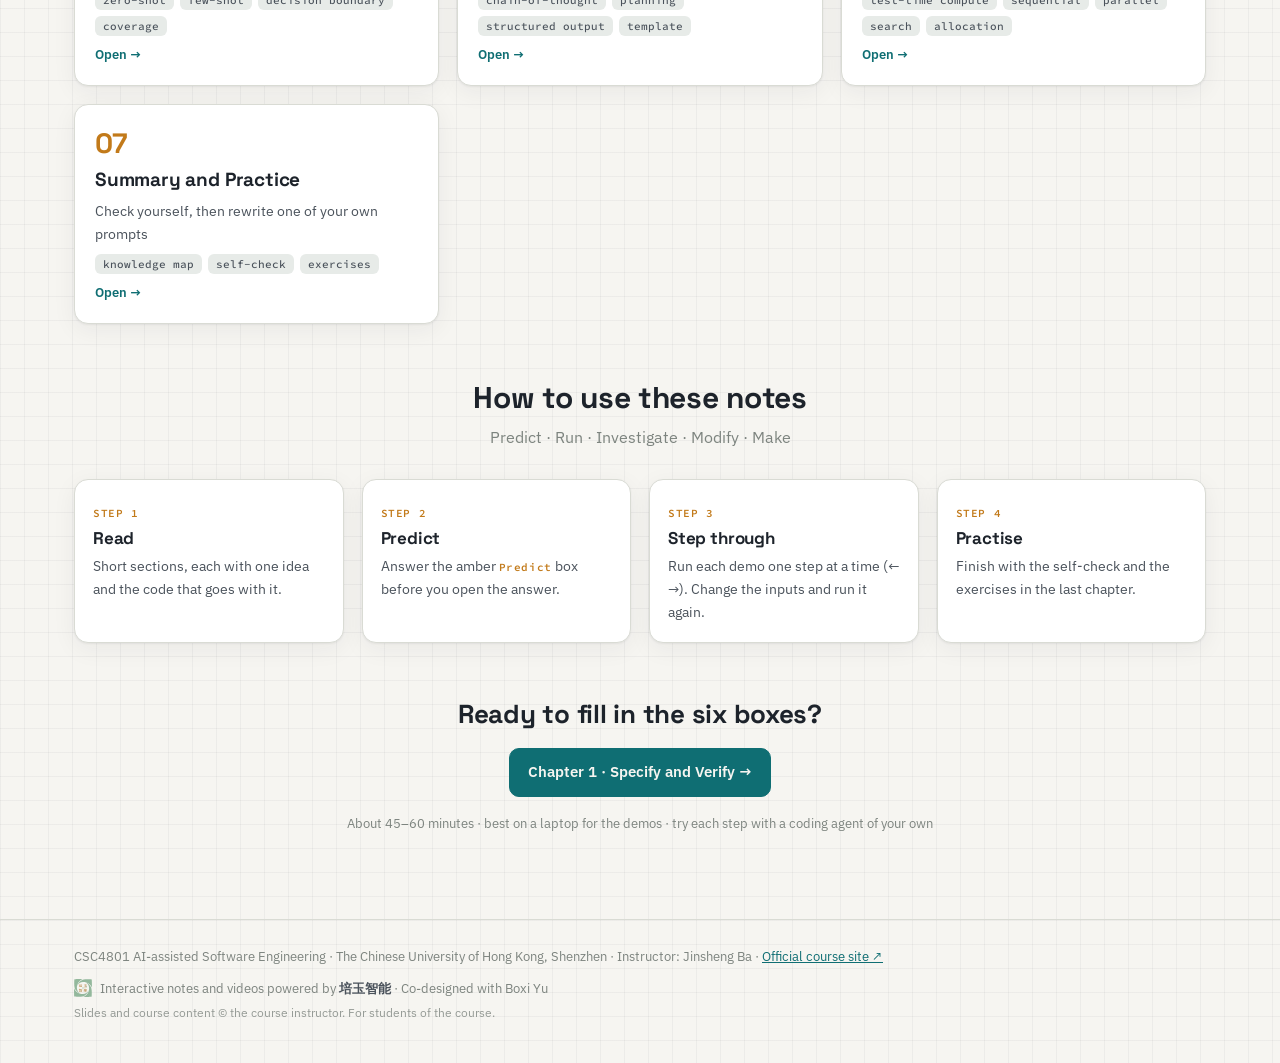
<file: L05/index.html>
<!doctype html>
<html lang="en">
<head>
  <meta charset="UTF-8">
  <meta name="viewport" content="width=device-width, initial-scale=1.0">
  <title>How to Write a Prompt — CSC4801 Lecture 5 Interactive Notes</title>
  <meta name="description" content="CSC4801 AI-assisted Software Engineering (CUHK-Shenzhen), Lecture 5: interactive notes on how to write a prompt. Build a complete request, compare before/after prompts, and see how test-time scaling spends extra effort.">
  <link rel="icon" href="data:image/svg+xml,%3Csvg xmlns='http://www.w3.org/2000/svg' viewBox='0 0 32 32'%3E%3Crect width='32' height='32' rx='7' fill='%230F6E73'/%3E%3Ctext x='16' y='21' font-family='monospace' font-size='11' font-weight='700' text-anchor='middle' fill='%23F6F5F1'%3E4801%3C/text%3E%3C/svg%3E">
  <link rel="stylesheet" href="../assets/style.css">
  <link rel="stylesheet" href="../assets/course.css">
</head>
<body>
  <header class="topbar">
    <a class="brand" href="#/"><span class="brand-mark" style="font-size:11px">4801</span><span class="brand-text"></span></a>
    <nav class="chapnav" id="chapnav" aria-label="Chapters"></nav>
    <button class="iconbtn" id="theme" title="Light / dark">☾</button>
    <div class="progress" id="progress"></div>
  </header>
  <main id="main"></main>
  <footer></footer>
  <script src="../assets/course.js"></script>
  <script src="../assets/lib.js"></script>
  <script src="demos.js"></script>
  <script src="chapters.js"></script>
  <script src="../assets/app.js"></script>
  <script>renderFooter("../");</script>
</body>
</html>
</file>
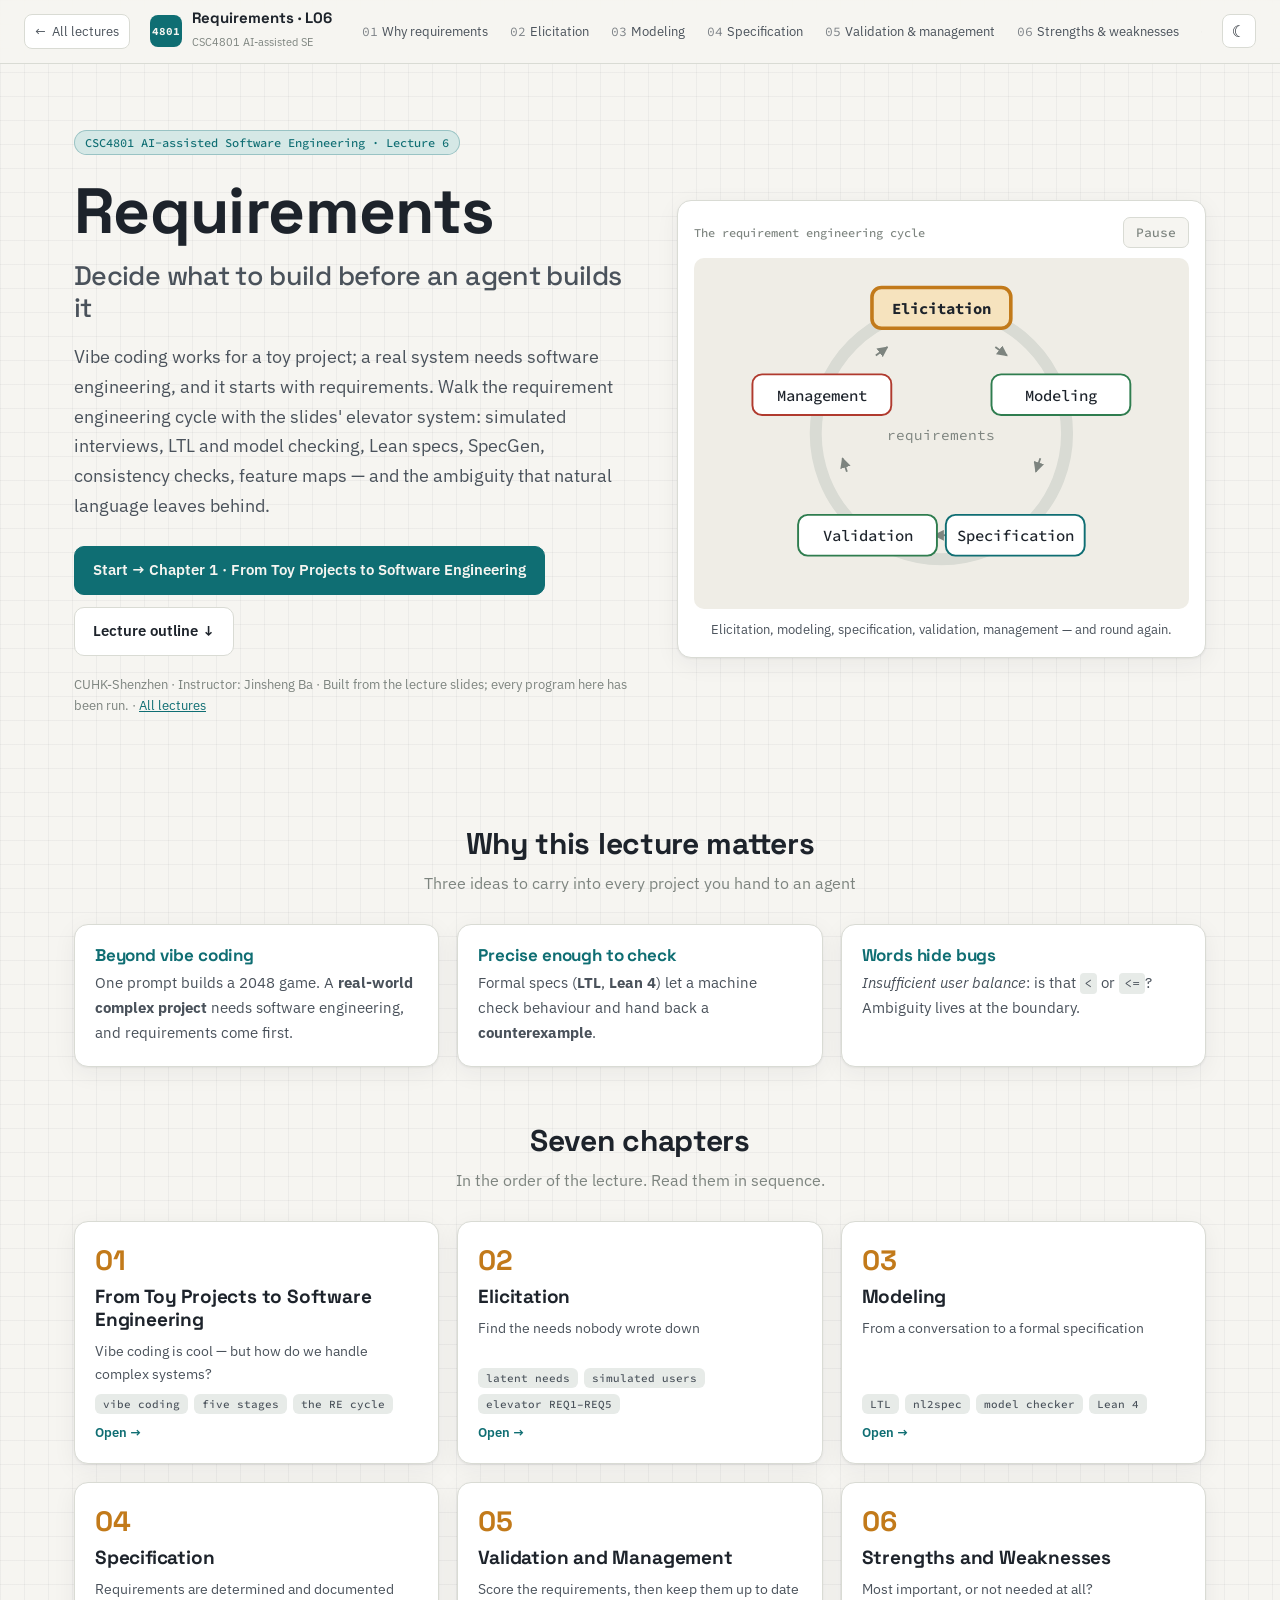
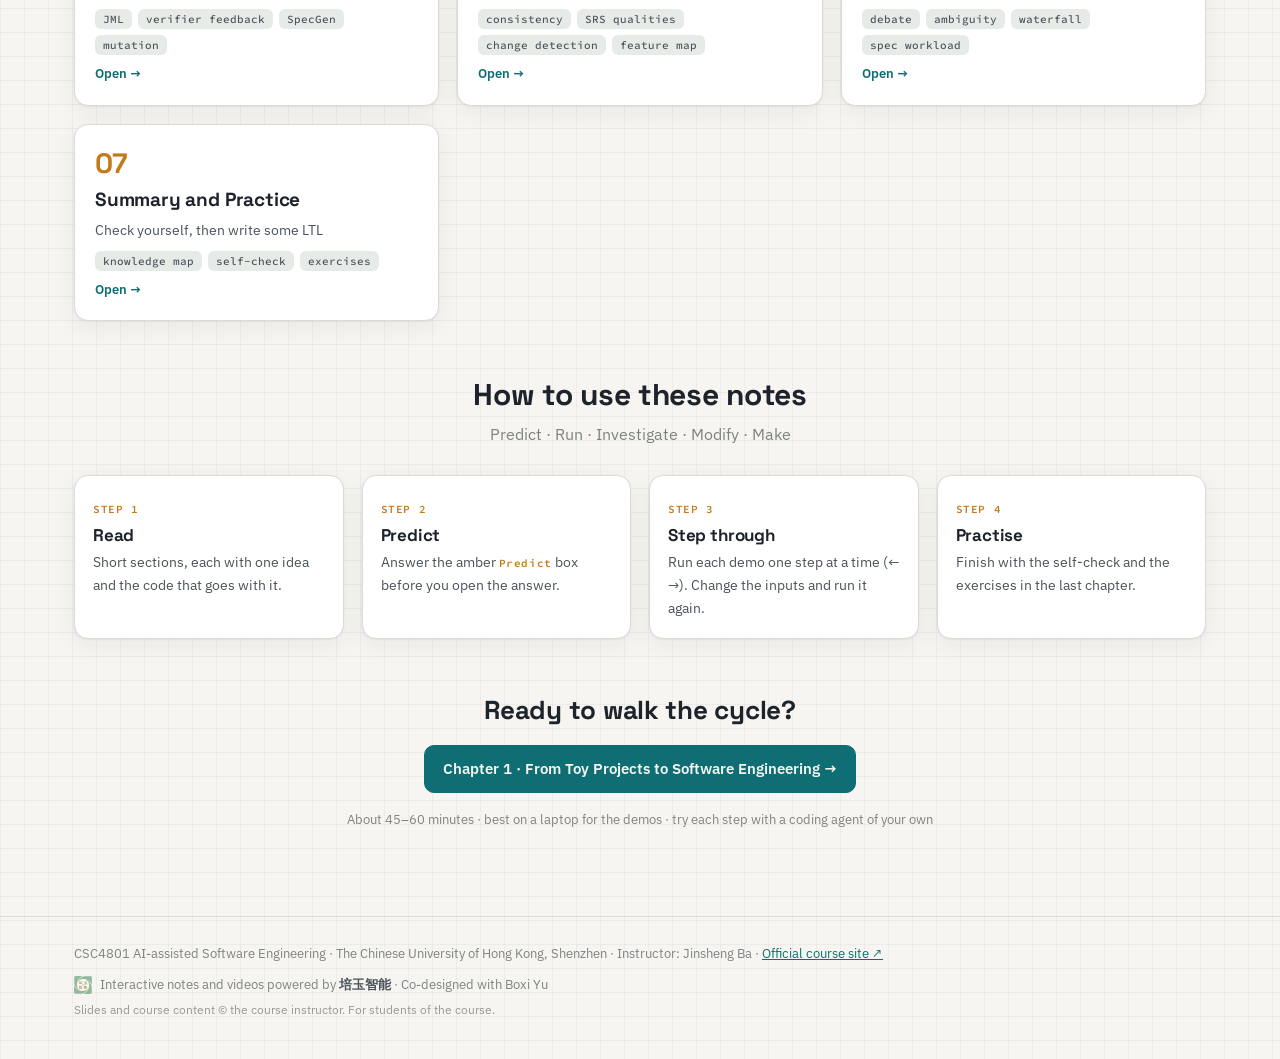
<file: L06/index.html>
<!doctype html>
<html lang="en">
<head>
  <meta charset="UTF-8">
  <meta name="viewport" content="width=device-width, initial-scale=1.0">
  <title>Requirements — CSC4801 Lecture 6 Interactive Notes</title>
  <meta name="description" content="CSC4801 AI-assisted Software Engineering (CUHK-Shenzhen), Lecture 6: interactive notes on requirements. Walk the requirement engineering cycle with an elevator system, from simulated interviews to LTL, model checking and ambiguity.">
  <link rel="icon" href="data:image/svg+xml,%3Csvg xmlns='http://www.w3.org/2000/svg' viewBox='0 0 32 32'%3E%3Crect width='32' height='32' rx='7' fill='%230F6E73'/%3E%3Ctext x='16' y='21' font-family='monospace' font-size='11' font-weight='700' text-anchor='middle' fill='%23F6F5F1'%3E4801%3C/text%3E%3C/svg%3E">
  <link rel="stylesheet" href="../assets/style.css">
  <link rel="stylesheet" href="../assets/course.css">
</head>
<body>
  <header class="topbar">
    <a class="brand" href="#/"><span class="brand-mark" style="font-size:11px">4801</span><span class="brand-text"></span></a>
    <nav class="chapnav" id="chapnav" aria-label="Chapters"></nav>
    <button class="iconbtn" id="theme" title="Light / dark">☾</button>
    <div class="progress" id="progress"></div>
  </header>
  <main id="main"></main>
  <footer></footer>
  <script src="../assets/course.js"></script>
  <script src="../assets/lib.js"></script>
  <script src="demos.js"></script>
  <script src="chapters.js"></script>
  <script src="../assets/app.js"></script>
  <script>renderFooter("../");</script>
</body>
</html>
</file>
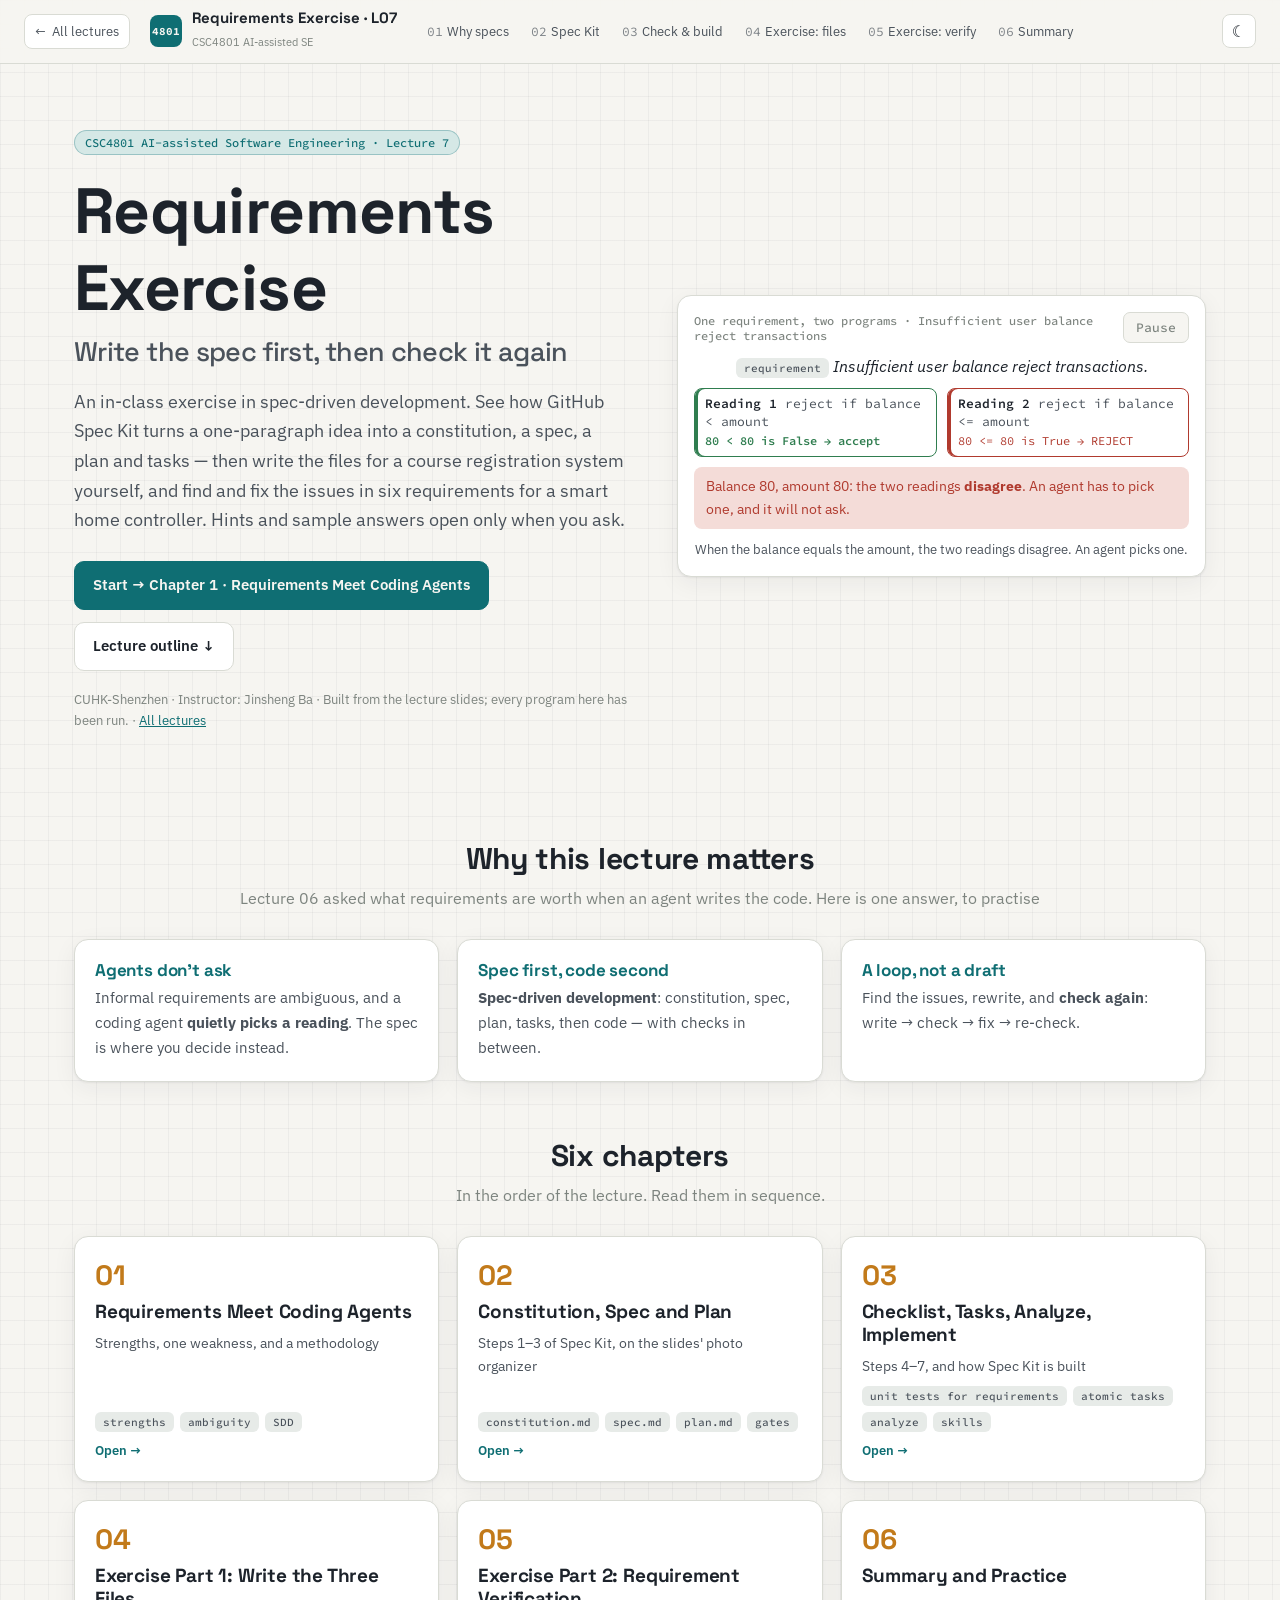
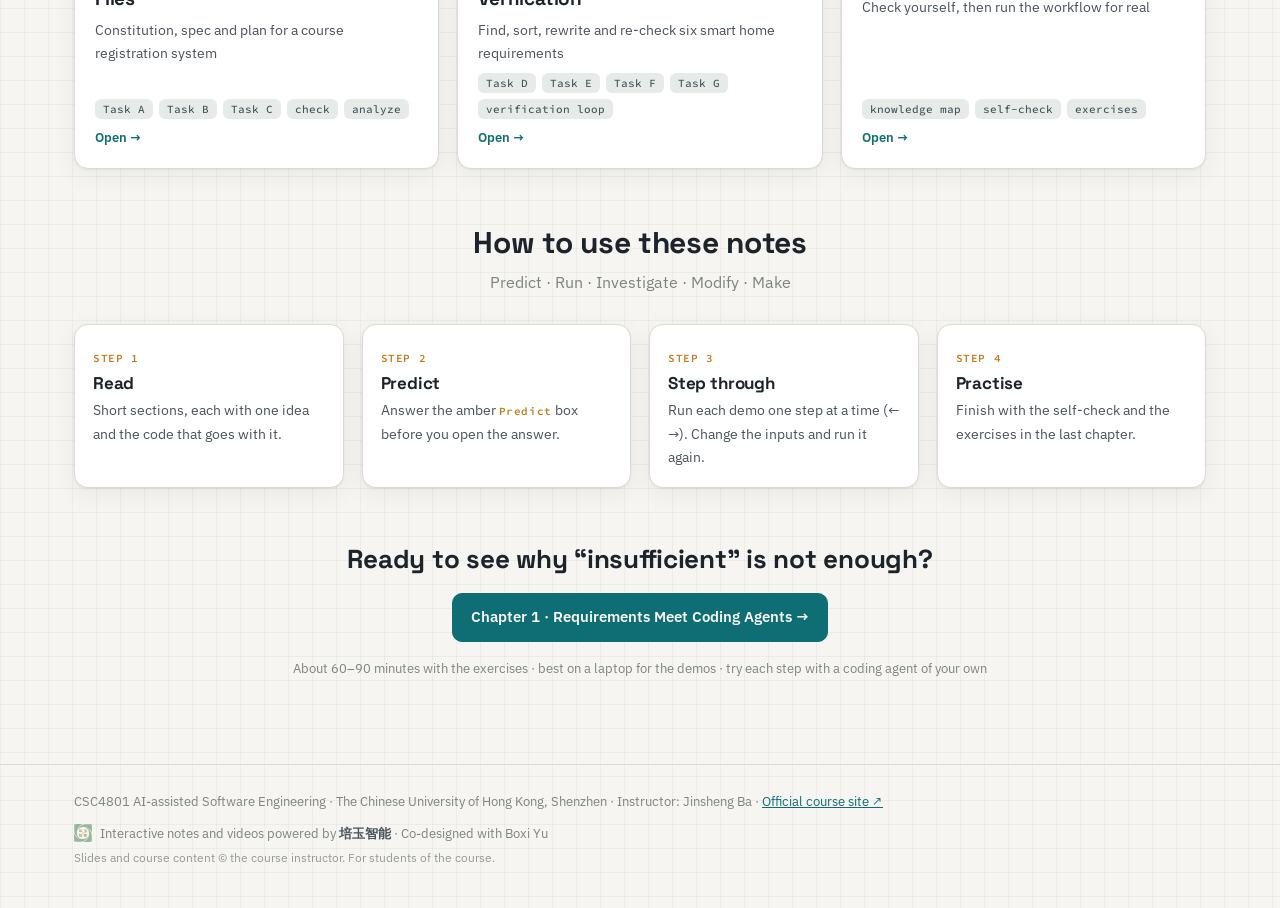
<file: L07/index.html>
<!doctype html>
<html lang="en">
<head>
  <meta charset="UTF-8">
  <meta name="viewport" content="width=device-width, initial-scale=1.0">
  <title>Requirements Exercise — CSC4801 Lecture 7 Interactive Notes</title>
  <meta name="description" content="CSC4801 AI-assisted Software Engineering (CUHK-Shenzhen), Lecture 7: a guided, interactive version of the requirements exercise. Spec-driven development with GitHub Spec Kit, then write a spec and find and fix the issues in a set of requirements.">
  <link rel="icon" href="data:image/svg+xml,%3Csvg xmlns='http://www.w3.org/2000/svg' viewBox='0 0 32 32'%3E%3Crect width='32' height='32' rx='7' fill='%230F6E73'/%3E%3Ctext x='16' y='21' font-family='monospace' font-size='11' font-weight='700' text-anchor='middle' fill='%23F6F5F1'%3E4801%3C/text%3E%3C/svg%3E">
  <link rel="stylesheet" href="../assets/style.css">
  <link rel="stylesheet" href="../assets/course.css">
</head>
<body>
  <header class="topbar">
    <a class="brand" href="#/"><span class="brand-mark" style="font-size:11px">4801</span><span class="brand-text"></span></a>
    <nav class="chapnav" id="chapnav" aria-label="Chapters"></nav>
    <button class="iconbtn" id="theme" title="Light / dark">☾</button>
    <div class="progress" id="progress"></div>
  </header>
  <main id="main"></main>
  <footer></footer>
  <script src="../assets/course.js"></script>
  <script src="../assets/lib.js"></script>
  <script src="demos.js"></script>
  <script src="chapters.js"></script>
  <script src="../assets/app.js"></script>
  <script>renderFooter("../");</script>
</body>
</html>
</file>
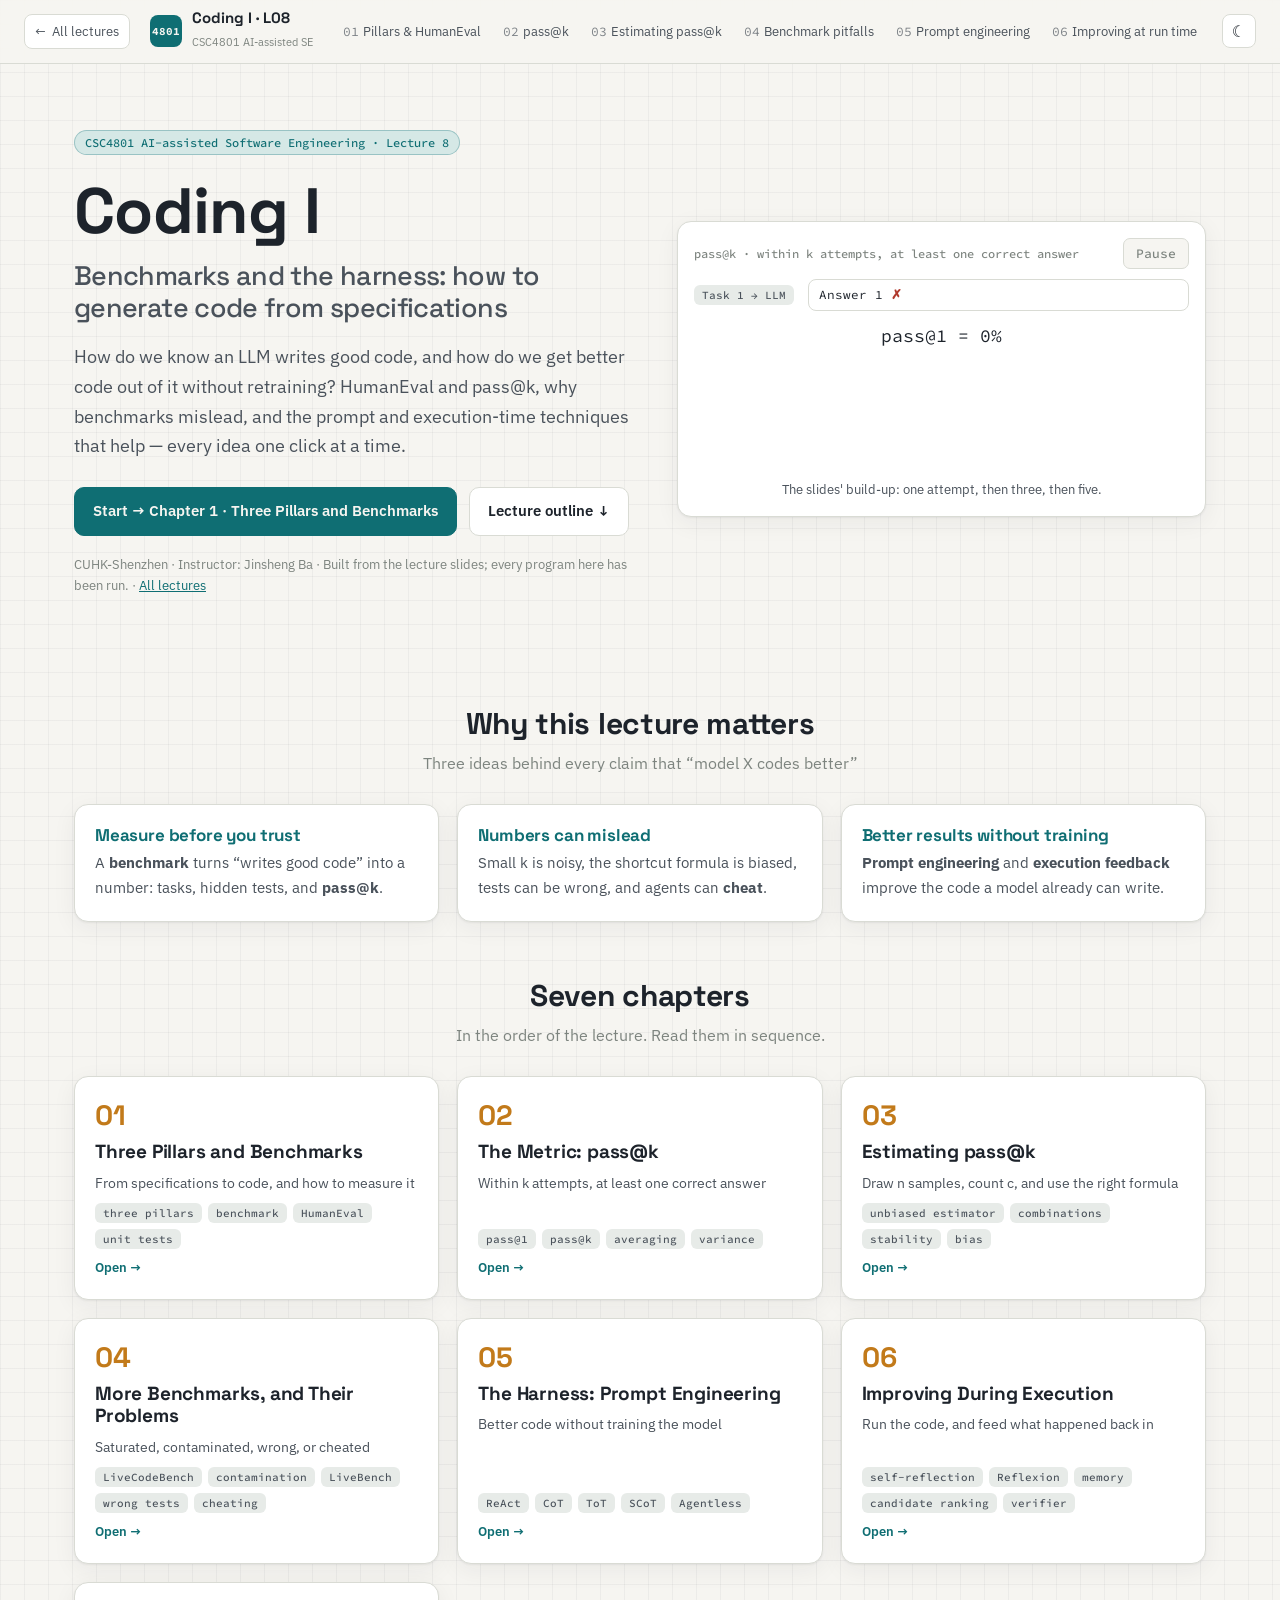
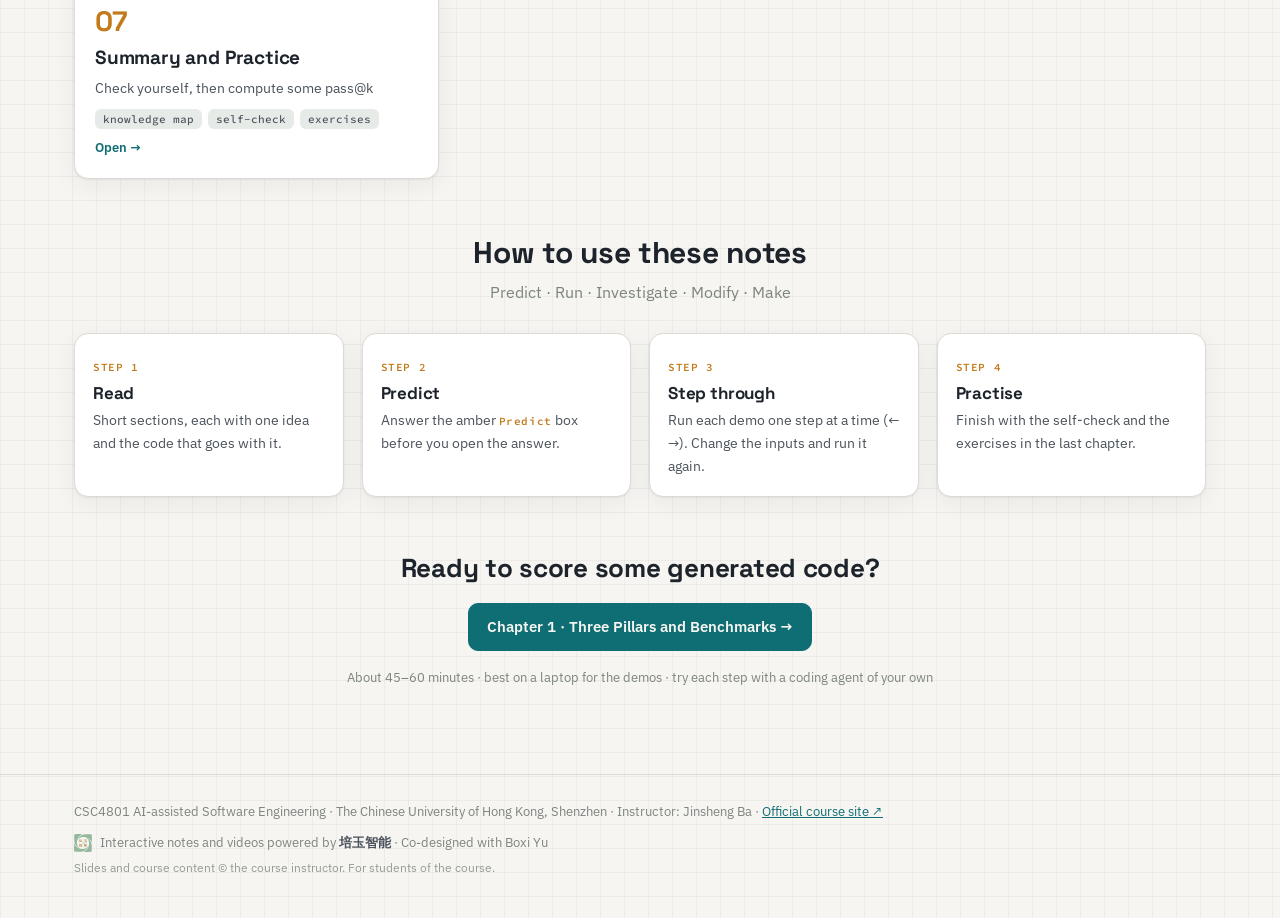
<file: L08/index.html>
<!doctype html>
<html lang="en">
<head>
  <meta charset="UTF-8">
  <meta name="viewport" content="width=device-width, initial-scale=1.0">
  <title>Coding I — CSC4801 Lecture 8 Interactive Notes</title>
  <meta name="description" content="CSC4801 AI-assisted Software Engineering (CUHK-Shenzhen), Lecture 8: interactive notes on Coding I. Benchmarks and pass@k, how benchmarks mislead, and prompt and execution-time techniques for generating code.">
  <link rel="icon" href="data:image/svg+xml,%3Csvg xmlns='http://www.w3.org/2000/svg' viewBox='0 0 32 32'%3E%3Crect width='32' height='32' rx='7' fill='%230F6E73'/%3E%3Ctext x='16' y='21' font-family='monospace' font-size='11' font-weight='700' text-anchor='middle' fill='%23F6F5F1'%3E4801%3C/text%3E%3C/svg%3E">
  <link rel="stylesheet" href="../assets/style.css">
  <link rel="stylesheet" href="../assets/course.css">
</head>
<body>
  <header class="topbar">
    <a class="brand" href="#/"><span class="brand-mark" style="font-size:11px">4801</span><span class="brand-text"></span></a>
    <nav class="chapnav" id="chapnav" aria-label="Chapters"></nav>
    <button class="iconbtn" id="theme" title="Light / dark">☾</button>
    <div class="progress" id="progress"></div>
  </header>
  <main id="main"></main>
  <footer></footer>
  <script src="../assets/course.js"></script>
  <script src="../assets/lib.js"></script>
  <script src="demos.js"></script>
  <script src="chapters.js"></script>
  <script src="../assets/app.js"></script>
  <script>renderFooter("../");</script>
</body>
</html>
</file>
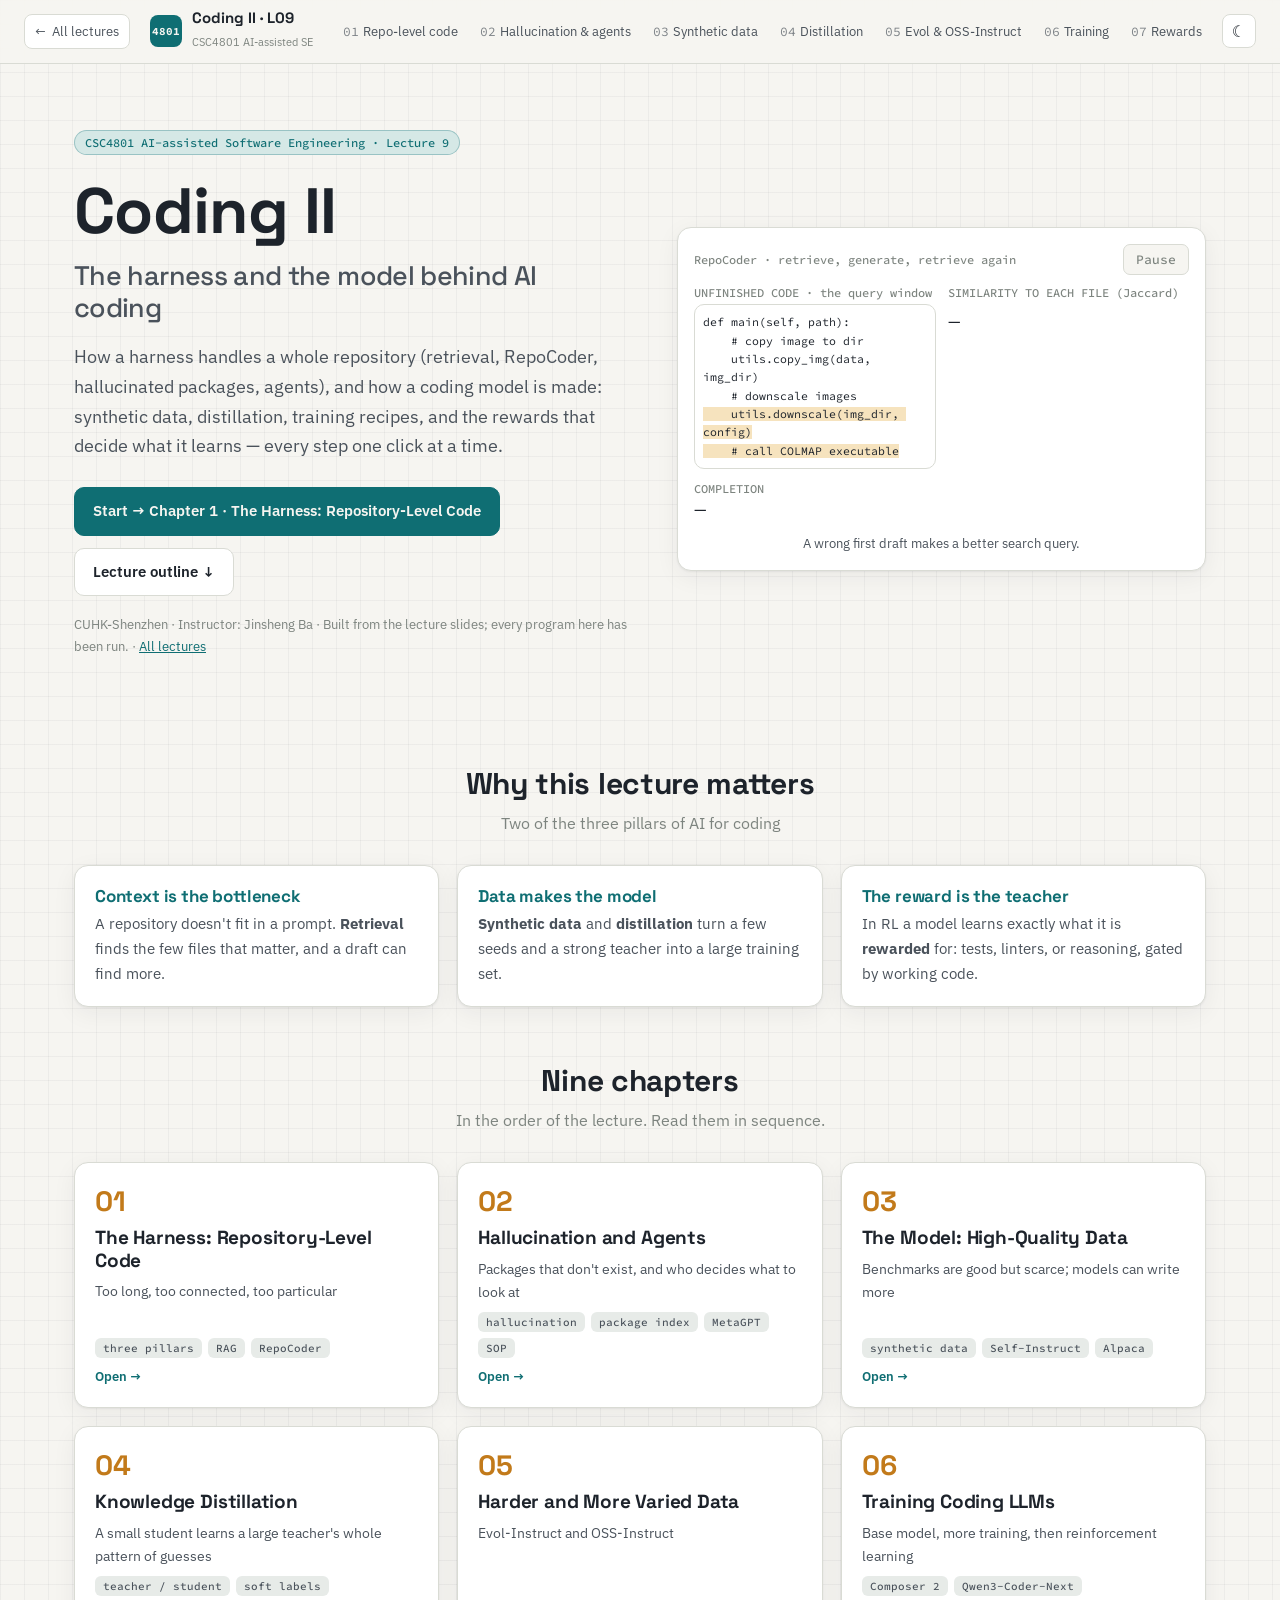
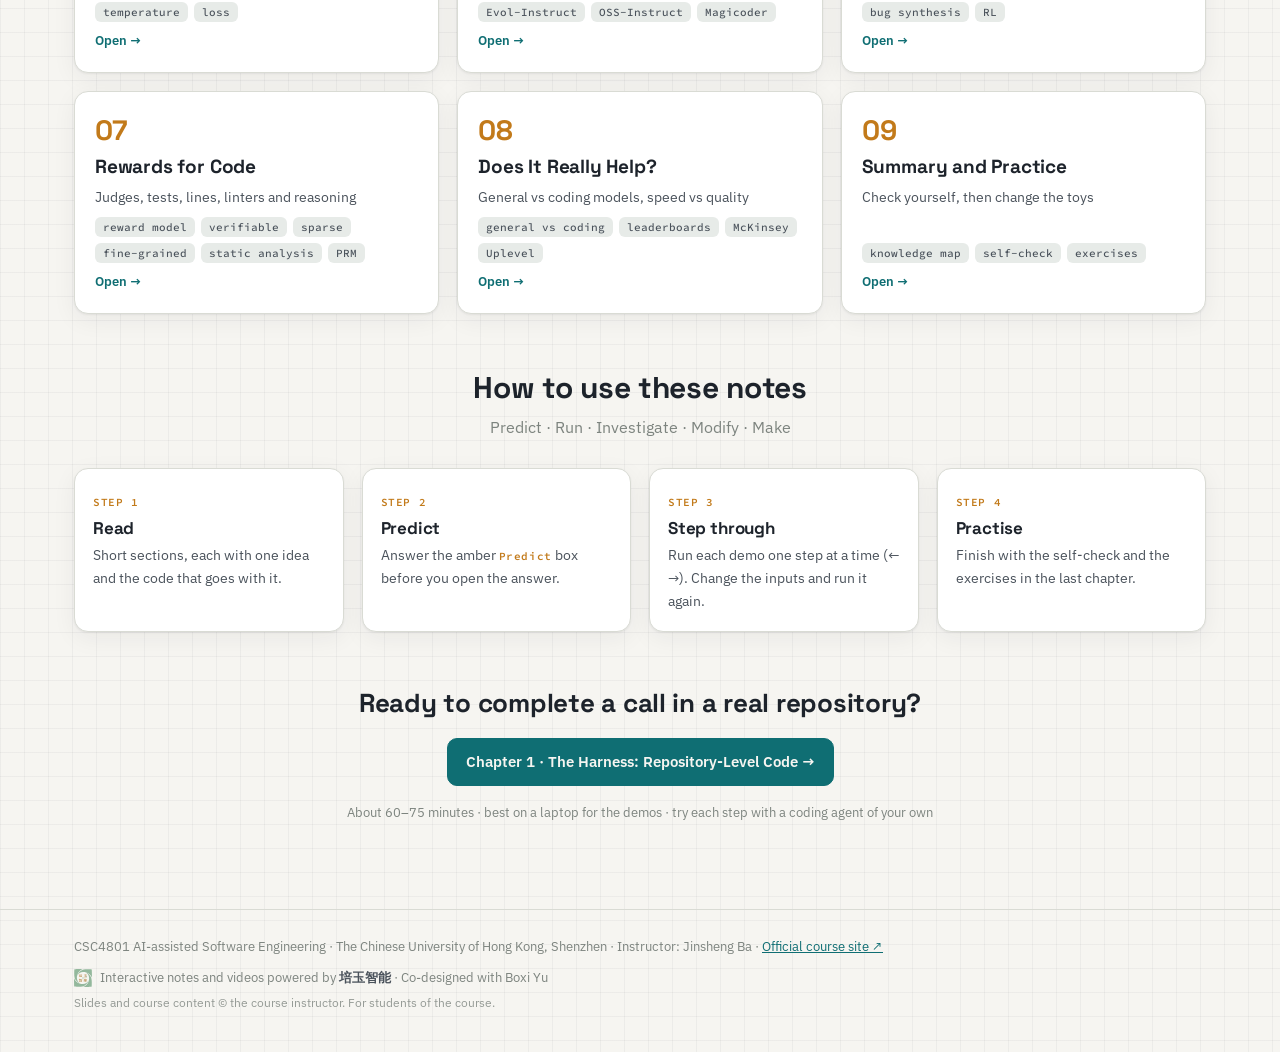
<file: L09/index.html>
<!doctype html>
<html lang="en">
<head>
  <meta charset="UTF-8">
  <meta name="viewport" content="width=device-width, initial-scale=1.0">
  <title>Coding II — CSC4801 Lecture 9 Interactive Notes</title>
  <meta name="description" content="CSC4801 AI-assisted Software Engineering (CUHK-Shenzhen), Lecture 9: interactive notes on Coding II. Repository-level code, synthetic data, distillation, and the rewards that train coding models.">
  <link rel="icon" href="data:image/svg+xml,%3Csvg xmlns='http://www.w3.org/2000/svg' viewBox='0 0 32 32'%3E%3Crect width='32' height='32' rx='7' fill='%230F6E73'/%3E%3Ctext x='16' y='21' font-family='monospace' font-size='11' font-weight='700' text-anchor='middle' fill='%23F6F5F1'%3E4801%3C/text%3E%3C/svg%3E">
  <link rel="stylesheet" href="../assets/style.css">
  <link rel="stylesheet" href="../assets/course.css">
</head>
<body>
  <header class="topbar">
    <a class="brand" href="#/"><span class="brand-mark" style="font-size:11px">4801</span><span class="brand-text"></span></a>
    <nav class="chapnav" id="chapnav" aria-label="Chapters"></nav>
    <button class="iconbtn" id="theme" title="Light / dark">☾</button>
    <div class="progress" id="progress"></div>
  </header>
  <main id="main"></main>
  <footer></footer>
  <script src="../assets/course.js"></script>
  <script src="../assets/lib.js"></script>
  <script src="demos.js"></script>
  <script src="chapters.js"></script>
  <script src="../assets/app.js"></script>
  <script>renderFooter("../");</script>
</body>
</html>
</file>
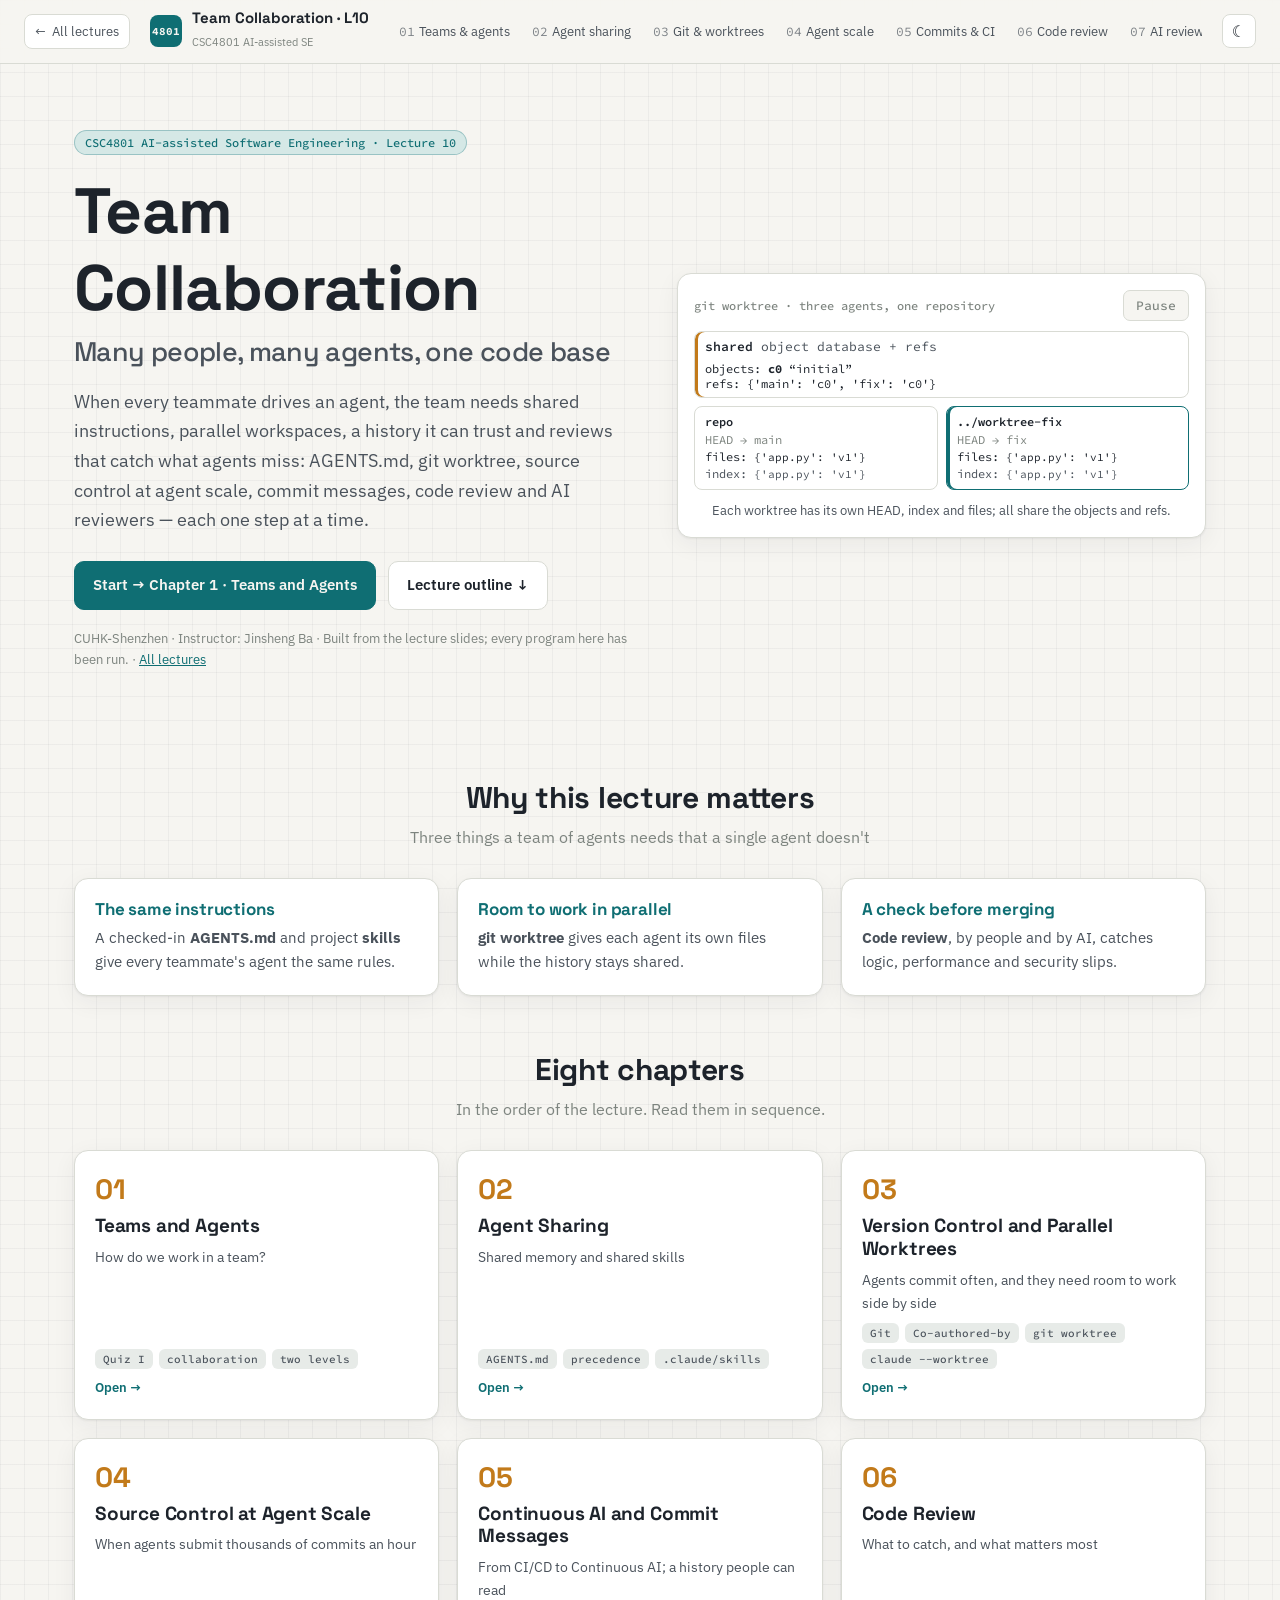
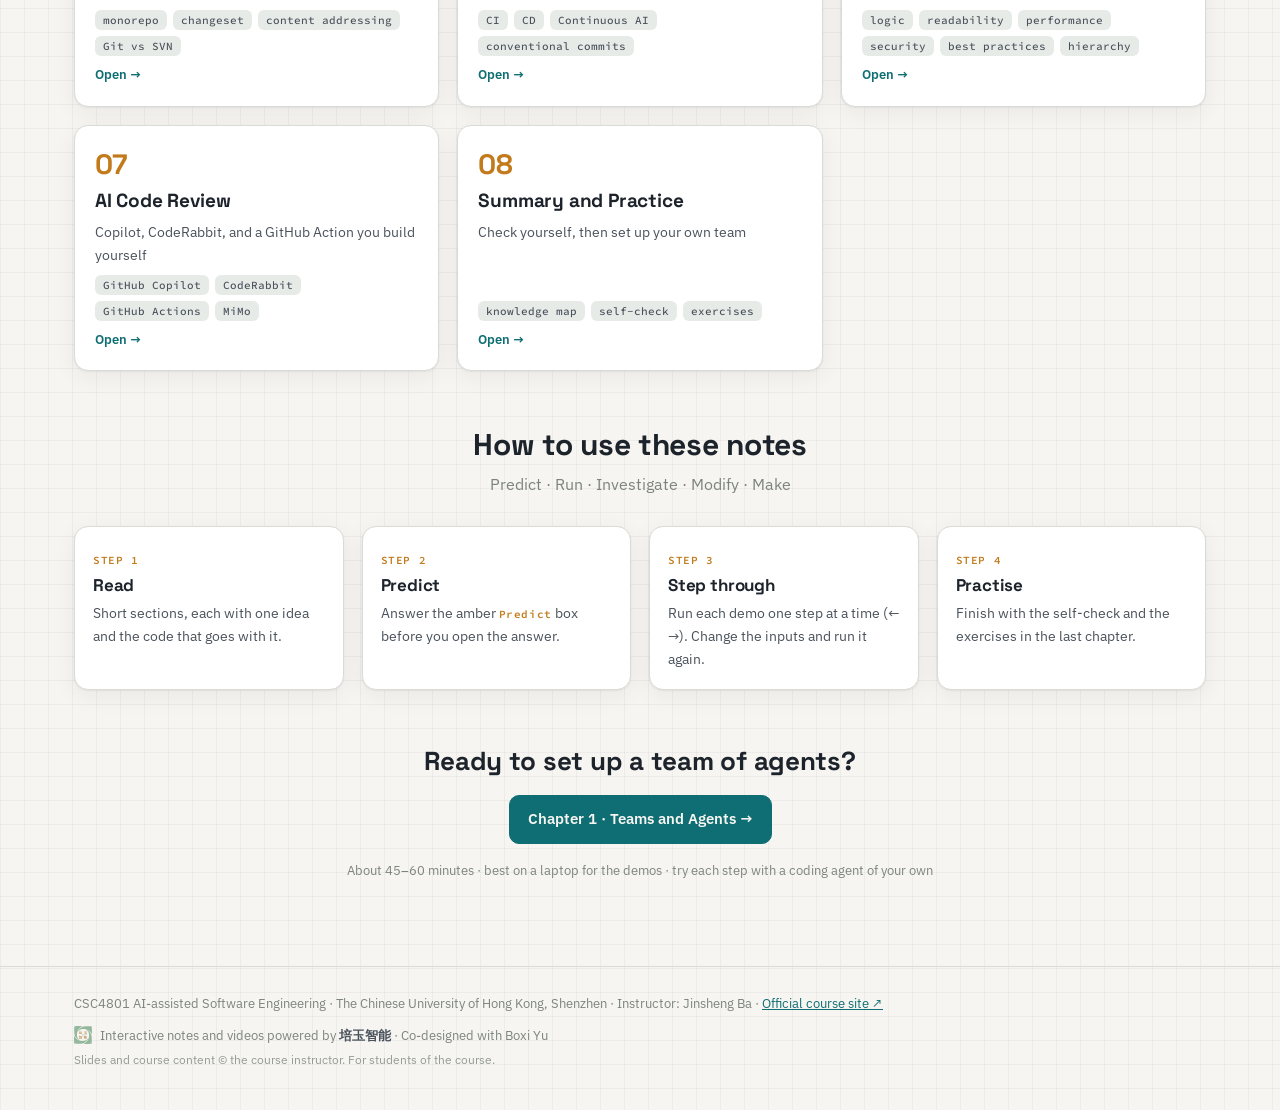
<file: L10/index.html>
<!doctype html>
<html lang="en">
<head>
  <meta charset="UTF-8">
  <meta name="viewport" content="width=device-width, initial-scale=1.0">
  <title>Team Collaboration — CSC4801 Lecture 10 Interactive Notes</title>
  <meta name="description" content="CSC4801 AI-assisted Software Engineering (CUHK-Shenzhen), Lecture 10: interactive notes on team collaboration with coding agents. Shared AGENTS.md, git worktrees for parallel agents, source control at agent scale, commit messages, code review and AI reviewers.">
  <link rel="icon" href="data:image/svg+xml,%3Csvg xmlns='http://www.w3.org/2000/svg' viewBox='0 0 32 32'%3E%3Crect width='32' height='32' rx='7' fill='%230F6E73'/%3E%3Ctext x='16' y='21' font-family='monospace' font-size='11' font-weight='700' text-anchor='middle' fill='%23F6F5F1'%3E4801%3C/text%3E%3C/svg%3E">
  <link rel="stylesheet" href="../assets/style.css">
  <link rel="stylesheet" href="../assets/course.css">
</head>
<body>
  <header class="topbar">
    <a class="brand" href="#/"><span class="brand-mark" style="font-size:11px">4801</span><span class="brand-text"></span></a>
    <nav class="chapnav" id="chapnav" aria-label="Chapters"></nav>
    <button class="iconbtn" id="theme" title="Light / dark">☾</button>
    <div class="progress" id="progress"></div>
  </header>
  <main id="main"></main>
  <footer></footer>
  <script src="../assets/course.js"></script>
  <script src="../assets/lib.js"></script>
  <script src="demos.js"></script>
  <script src="chapters.js"></script>
  <script src="../assets/app.js"></script>
  <script>renderFooter("../");</script>
</body>
</html>
</file>
<file: assets/style.css>
@import url("https://fonts.googleapis.com/css2?family=IBM+Plex+Sans:ital,wght@0,400;0,500;0,600;1,400&family=Source+Code+Pro:wght@400;500;600&family=Space+Grotesk:wght@500;700&display=swap");

/* Colours follow kit/cs_style.py so the site matches the videos. */
:root {
  --paper: #f6f5f1;
  --paper-2: #efede6;
  --card: #ffffff;
  --card-2: #e7ebe8;
  --ink: #1d232b;
  --ink-2: #4a525b;
  --stone: #7d847f;
  --line: #d9dbd4;
  --grid: rgba(29, 35, 43, 0.045);
  --teal: #0f6e73;
  --teal-soft: #d5e8e6;
  --sea: #3e8e8a;
  --amber: #c27a1a;
  --mark: #f6e3be;
  --red: #b03a2e;
  --red-soft: #f4dcd8;
  --green: #2f7d4f;
  --green-soft: #d8ecdf;
  --code-bg: #ffffff;
  --code-line: #fbf1dc;
  --kw: #0f6e73;
  --fn: #8a4f0f;
  --str: #2f7d4f;
  --num: #b03a2e;
  --com: #8b918c;
  --shadow: 0 1px 2px rgba(29, 35, 43, 0.06), 0 6px 24px rgba(29, 35, 43, 0.06);
  --sans: "IBM Plex Sans", system-ui, -apple-system, sans-serif;
  --display: "Space Grotesk", "IBM Plex Sans", system-ui, sans-serif;
  --mono: "Source Code Pro", ui-monospace, Menlo, monospace;
  color-scheme: light;
}

@media (prefers-color-scheme: dark) {
  :root:not([data-theme="light"]) {
    --paper: #14181d;
    --paper-2: #1a1f25;
    --card: #1e242b;
    --card-2: #252c34;
    --ink: #e8e6df;
    --ink-2: #b4b8b3;
    --stone: #8d948f;
    --line: #333b44;
    --grid: rgba(232, 230, 223, 0.035);
    --teal: #4fb3b0;
    --teal-soft: #173a3b;
    --sea: #6bb3ad;
    --amber: #e3a54b;
    --mark: #4a3818;
    --red: #e07a6c;
    --red-soft: #45231f;
    --green: #6cc08c;
    --green-soft: #1d3b29;
    --code-bg: #181d23;
    --code-line: #3a3020;
    --kw: #5fc4c0;
    --fn: #e9b066;
    --str: #8fd0a4;
    --num: #ec9283;
    --com: #7a817c;
    --shadow: 0 1px 2px rgba(0, 0, 0, 0.3), 0 6px 24px rgba(0, 0, 0, 0.25);
    color-scheme: dark;
  }
}

:root[data-theme="dark"] {
  --paper: #14181d;
  --paper-2: #1a1f25;
  --card: #1e242b;
  --card-2: #252c34;
  --ink: #e8e6df;
  --ink-2: #b4b8b3;
  --stone: #8d948f;
  --line: #333b44;
  --grid: rgba(232, 230, 223, 0.035);
  --teal: #4fb3b0;
  --teal-soft: #173a3b;
  --sea: #6bb3ad;
  --amber: #e3a54b;
  --mark: #4a3818;
  --red: #e07a6c;
  --red-soft: #45231f;
  --green: #6cc08c;
  --green-soft: #1d3b29;
  --code-bg: #181d23;
  --code-line: #3a3020;
  --kw: #5fc4c0;
  --fn: #e9b066;
  --str: #8fd0a4;
  --num: #ec9283;
  --com: #7a817c;
  --shadow: 0 1px 2px rgba(0, 0, 0, 0.3), 0 6px 24px rgba(0, 0, 0, 0.25);
  color-scheme: dark;
}

* { box-sizing: border-box; }
html { scroll-behavior: smooth; scroll-padding-top: 76px; }
body {
  margin: 0;
  background-color: var(--paper);
  background-image:
    linear-gradient(var(--grid) 1px, transparent 1px),
    linear-gradient(90deg, var(--grid) 1px, transparent 1px);
  background-size: 24px 24px;
  color: var(--ink);
  font: 16px/1.65 var(--sans);
  -webkit-font-smoothing: antialiased;
}
a { color: var(--teal); }
code, .mono { font-family: var(--mono); font-size: 0.92em; }
p code, li code, td code, .callout code {
  background: var(--card-2);
  padding: 0.08em 0.35em;
  border-radius: 4px;
}
button { font: inherit; color: inherit; }
h1, h2, h3 { font-family: var(--display); letter-spacing: -0.01em; line-height: 1.2; }

/* ---------- top bar ---------- */
.topbar {
  position: sticky; top: 0; z-index: 20;
  display: flex; align-items: center; gap: 20px;
  padding: 10px 24px;
  background: color-mix(in srgb, var(--paper) 88%, transparent);
  backdrop-filter: blur(10px);
  border-bottom: 1px solid var(--line);
}
.brand { display: flex; align-items: center; gap: 10px; text-decoration: none; color: var(--ink); flex: none; }
.brand-mark {
  width: 32px; height: 32px; border-radius: 8px;
  display: grid; place-items: center;
  background: var(--teal); color: var(--paper);
  font: 700 15px var(--mono);
}
.brand-text b { display: block; font: 700 15px/1.1 var(--display); }
.brand-text span { font-size: 11px; color: var(--stone); }
.chapnav { display: flex; gap: 2px; overflow-x: auto; flex: 1; scrollbar-width: none; }
.chapnav::-webkit-scrollbar { display: none; }
.chapnav a {
  white-space: nowrap; text-decoration: none; color: var(--ink-2);
  font-size: 13px; padding: 6px 10px; border-radius: 6px;
}
.chapnav a:hover { background: var(--card-2); }
.chapnav a.active { color: var(--teal); background: var(--teal-soft); font-weight: 600; }
.chapnav a span { font-family: var(--mono); opacity: 0.7; margin-right: 4px; }
.iconbtn {
  flex: none; width: 34px; height: 34px; border-radius: 8px;
  border: 1px solid var(--line); background: var(--card); cursor: pointer;
  display: grid; place-items: center;
}
.iconbtn:hover { border-color: var(--teal); }
.progress { position: absolute; left: 0; bottom: -1px; height: 2px; background: var(--teal); width: 0; }

/* ---------- layout ---------- */
.wrap { max-width: 1180px; margin: 0 auto; padding: 0 24px; }
main { min-height: 70vh; }

/* ---------- home ---------- */
.hero { display: grid; grid-template-columns: minmax(0, 1.05fr) minmax(0, 1fr); gap: 48px; align-items: center; padding: 64px 0 40px; }
.pill {
  display: inline-block; font: 500 12px var(--mono);
  color: var(--teal); background: var(--teal-soft);
  border: 1px solid color-mix(in srgb, var(--teal) 30%, transparent);
  padding: 4px 10px; border-radius: 999px;
}
.hero h1 { font-size: clamp(40px, 6vw, 64px); margin: 18px 0 6px; }
.hero h1 small { display: block; font-size: 0.42em; color: var(--ink-2); font-weight: 500; margin-top: 10px; }
.hero p.lead { font-size: 18px; color: var(--ink-2); max-width: 34em; }
.btnrow { display: flex; flex-wrap: wrap; gap: 12px; margin: 26px 0 18px; }
.btn {
  display: inline-flex; align-items: center; gap: 8px;
  padding: 11px 18px; border-radius: 10px; text-decoration: none;
  font-weight: 600; font-size: 15px; cursor: pointer;
  border: 1px solid var(--line); background: var(--card); color: var(--ink);
}
.btn.primary { background: var(--teal); border-color: var(--teal); color: var(--paper); }
.btn:hover { filter: brightness(1.05); border-color: var(--teal); }
.meta { font-size: 13px; color: var(--stone); }

.card {
  background: var(--card); border: 1px solid var(--line);
  border-radius: 14px; box-shadow: var(--shadow);
}
.hero-demo { padding: 16px; }
.hero-demo .head, .demo .head {
  display: flex; justify-content: space-between; align-items: center; gap: 12px;
  font: 500 12px var(--mono); color: var(--stone); margin-bottom: 10px;
}
.hero-demo .caption { font-size: 13px; color: var(--ink-2); text-align: center; margin-top: 10px; }

.section-title { text-align: center; margin: 56px 0 8px; font-size: 30px; }
.section-sub { text-align: center; color: var(--stone); margin: 0 0 28px; }
.why { display: grid; grid-template-columns: repeat(3, 1fr); gap: 18px; }
.why .card { padding: 20px; }
.why h3 { margin: 0 0 6px; font-size: 17px; color: var(--teal); }
.why p { margin: 0; color: var(--ink-2); font-size: 15px; }

.chapters { display: grid; grid-template-columns: repeat(auto-fill, minmax(320px, 1fr)); gap: 18px; }
.chapcard {
  padding: 20px; text-decoration: none; color: var(--ink);
  display: flex; flex-direction: column; gap: 8px;
  transition: transform 0.15s, border-color 0.15s;
}
.chapcard:hover { transform: translateY(-2px); border-color: var(--teal); }
.chapcard .num { font: 700 28px var(--display); color: var(--amber); }
.chapcard h3 { margin: 0; font-size: 19px; }
.chapcard p { margin: 0; color: var(--ink-2); font-size: 14px; flex: 1; }
.tags { display: flex; flex-wrap: wrap; gap: 6px; }
.tag { font: 500 11px var(--mono); padding: 3px 8px; border-radius: 6px; background: var(--card-2); color: var(--ink-2); }
.chapcard .go { font-size: 13px; color: var(--teal); font-weight: 600; }

.steps { display: grid; grid-template-columns: repeat(4, 1fr); gap: 18px; }
.steps .card { padding: 18px; }
.steps b { font: 600 11px var(--mono); color: var(--amber); letter-spacing: 0.06em; }
.steps h3 { margin: 4px 0 6px; font-size: 17px; }
.steps p { margin: 0; font-size: 14px; color: var(--ink-2); }
.cta { text-align: center; padding: 56px 0 72px; }
.cta h2 { font-size: 26px; margin: 0 0 18px; }

/* ---------- chapter ---------- */
.chap-hero { display: grid; grid-template-columns: minmax(0, 1.1fr) minmax(0, 1fr); gap: 40px; align-items: center; padding: 48px 0 32px; }
.chap-hero h1 { font-size: clamp(34px, 5vw, 52px); margin: 14px 0 8px; }
.chap-hero .subtitle { font-size: 19px; color: var(--ink-2); margin: 0 0 14px; }
.chap-hero .abstract { border-left: 3px solid var(--amber); padding-left: 14px; color: var(--ink-2); }
.chap-body { display: grid; grid-template-columns: 200px minmax(0, 1fr); gap: 40px; padding-bottom: 40px; }
.toc { position: sticky; top: 80px; align-self: start; font-size: 13px; }
.toc b { display: block; font: 600 11px var(--mono); color: var(--stone); margin-bottom: 8px; letter-spacing: 0.06em; }
.toc a { display: block; padding: 5px 10px; color: var(--ink-2); text-decoration: none; border-left: 2px solid var(--line); }
.toc a.active { color: var(--teal); border-left-color: var(--teal); background: var(--teal-soft); }
article { max-width: 800px; }
article section { margin-bottom: 48px; }
article h2 { font-size: 27px; margin: 0 0 14px; }
article h2 .sec { display: block; font: 500 13px var(--mono); color: var(--amber); margin-bottom: 6px; }
article h3 { font-size: 19px; margin: 28px 0 10px; }
article p, article li { color: var(--ink); }
article table { border-collapse: collapse; width: 100%; font-size: 14px; margin: 14px 0; }
article th, article td { border: 1px solid var(--line); padding: 8px 10px; text-align: left; vertical-align: top; }
article th { background: var(--card-2); font-weight: 600; }
.math { font-family: "Cambria Math", "STIX Two Math", Georgia, serif; font-style: italic; }
.math-block {
  text-align: center; font-family: "Cambria Math", "STIX Two Math", Georgia, serif;
  font-size: 19px; margin: 16px 0; padding: 14px; background: var(--card);
  border: 1px solid var(--line); border-radius: 10px;
}

/* callouts */
.callout { border-radius: 12px; padding: 14px 18px; margin: 18px 0; border: 1px solid var(--line); background: var(--card); }
.callout > b:first-child { display: block; font: 600 12px var(--mono); letter-spacing: 0.05em; margin-bottom: 6px; }
.callout p:first-of-type { margin-top: 0; }
.callout p:last-child, .callout ol:last-child, .callout ul:last-child { margin-bottom: 0; }
.callout.pattern { border-color: color-mix(in srgb, var(--teal) 40%, transparent); background: var(--teal-soft); }
.callout.pattern > b:first-child { color: var(--teal); }
.callout.pitfall { border-color: color-mix(in srgb, var(--red) 40%, transparent); background: var(--red-soft); }
.callout.pitfall > b:first-child { color: var(--red); }
.callout.note > b:first-child { color: var(--stone); }
.callout.predict { border-color: color-mix(in srgb, var(--amber) 45%, transparent); background: var(--mark); }
.callout.predict > b:first-child { color: var(--amber); }
.reveal { margin-top: 10px; }
.reveal summary { cursor: pointer; font-weight: 600; font-size: 14px; color: var(--teal); }
.reveal[open] summary { margin-bottom: 8px; }

/* code */
pre.code {
  margin: 14px 0; padding: 12px 0; background: var(--code-bg);
  border: 1px solid var(--line); border-radius: 10px; overflow-x: auto;
  font: 14px/1.6 var(--mono);
}
pre.code .ln { display: block; padding: 0 16px 0 0; white-space: pre; }
pre.code .ln::before {
  content: attr(data-n); display: inline-block; width: 2.6em; padding-right: 12px;
  text-align: right; color: var(--com); user-select: none;
}
pre.code.nonum .ln::before { content: none; }
pre.code.nonum .ln { padding-left: 16px; }
pre.code .ln.hl { background: var(--code-line); box-shadow: inset 3px 0 0 var(--amber); }
pre.code.out { background: var(--card-2); }
.tk-kw { color: var(--kw); font-weight: 600; }
.tk-fn { color: var(--fn); }
.tk-str { color: var(--str); }
.tk-num { color: var(--num); }
.tk-com { color: var(--com); font-style: italic; }
.tk-prompt { color: var(--stone); }
.tk-err { color: var(--red); }

/* ---------- demos ---------- */
.demo { padding: 16px; margin: 22px 0; }
.demo .head .title { color: var(--teal); font-weight: 600; }
.demo .hint { font-size: 13px; color: var(--ink-2); margin: 10px 0 0; }
.controls { display: flex; flex-wrap: wrap; align-items: center; gap: 8px; margin-top: 12px; }
.controls label { font-size: 13px; color: var(--ink-2); display: inline-flex; align-items: center; gap: 6px; }
.controls input[type="range"] { accent-color: var(--teal); width: 130px; }
.controls input[type="text"], .controls input[type="number"], .controls select {
  font: 13px var(--mono); padding: 6px 8px; border-radius: 7px;
  border: 1px solid var(--line); background: var(--paper); color: var(--ink);
}
.controls input[type="number"] { width: 72px; }
.controls select, .controls input[type="text"] { max-width: 100%; }
.cbtn {
  padding: 6px 12px; border-radius: 7px; border: 1px solid var(--line);
  background: var(--paper); cursor: pointer; font-size: 13px; font-weight: 500;
}
.cbtn:hover:not(:disabled) { border-color: var(--teal); color: var(--teal); }
.cbtn:disabled { opacity: 0.4; cursor: default; }
.cbtn.on { background: var(--teal); color: var(--paper); border-color: var(--teal); }
.spacer { flex: 1; }
.counter { font: 500 12px var(--mono); color: var(--stone); }
.stats { display: grid; grid-template-columns: repeat(auto-fit, minmax(120px, 1fr)); gap: 8px; margin-top: 12px; }
.stat { background: var(--paper-2); border-radius: 8px; padding: 8px 10px; }
.stat small { display: block; font: 500 10px var(--mono); color: var(--stone); text-transform: uppercase; letter-spacing: 0.05em; }
.stat b { font: 600 18px var(--mono); }
.stat.bad b { color: var(--red); }
.stat.good b { color: var(--green); }
.msg {
  margin-top: 10px; padding: 8px 12px; border-radius: 8px; font-size: 14px;
  background: var(--paper-2); min-height: 2.4em; overflow-wrap: anywhere;
}
.msg.bad { background: var(--red-soft); color: var(--red); }
.msg.good { background: var(--green-soft); color: var(--green); }

/* stepper */
.stepper { display: grid; grid-template-columns: minmax(0, 1.35fr) minmax(0, 1fr); gap: 14px; }
.stepper pre.code { margin: 0; font-size: 13px; }
.stepper.mini { grid-template-columns: minmax(0, 1fr) minmax(0, 0.85fr); }
.stepper.mini pre.code { font-size: 12px; }
.stack { display: flex; flex-direction: column-reverse; gap: 6px; justify-content: flex-start; min-height: 240px; }
.stack-wrap { background: var(--paper-2); border-radius: 10px; padding: 10px; display: flex; flex-direction: column; }
.stack-wrap > small { font: 500 11px var(--mono); color: var(--stone); margin-bottom: 8px; display: flex; justify-content: space-between; }
.frame {
  border: 1px solid var(--line); background: var(--card); border-radius: 8px;
  padding: 6px 10px; font: 13px/1.45 var(--mono);
}
.frame.new { animation: pushin 0.25s ease-out; }
.frame .fname { font-weight: 600; }
.frame .vars { color: var(--ink-2); }
.frame .status { font-size: 12px; color: var(--stone); }
.frame.top { border-color: var(--teal); box-shadow: inset 3px 0 0 var(--teal); }
.frame.ret { border-color: var(--green); box-shadow: inset 3px 0 0 var(--green); }
.frame.ret .status { color: var(--green); font-weight: 600; }
.frame.err { border-color: var(--red); box-shadow: inset 3px 0 0 var(--red); }
.frame.err .status { color: var(--red); }
.frame.more { text-align: center; color: var(--stone); border-style: dashed; animation: none; }
@keyframes pushin { from { transform: translateY(-6px); opacity: 0; } to { transform: none; opacity: 1; } }
.console {
  margin-top: 10px; background: var(--code-bg); border: 1px solid var(--line); border-radius: 8px;
  font: 12.5px/1.5 var(--mono); padding: 8px 12px; min-height: 3em; max-height: 200px; overflow: auto; white-space: pre;
}
.console:empty::before { content: "(no output yet)"; color: var(--stone); }

/* svg demos */
svg { display: block; max-width: 100%; height: auto; }
svg text { font-family: var(--mono); }
.svgbox { background: var(--paper-2); border-radius: 10px; padding: 8px; }

/* binary search cells */
.cells { display: flex; gap: 4px; flex-wrap: wrap; justify-content: center; margin: 8px 0; }
.cellcol { display: flex; flex-direction: column; align-items: center; gap: 2px; }
.cell {
  width: 52px; height: 44px; display: grid; place-items: center;
  border: 1px solid var(--line); border-radius: 7px; background: var(--card);
  font: 600 15px var(--mono); transition: all 0.2s;
}
.cell.out { opacity: 0.3; background: var(--paper-2); }
.cell.mid { background: var(--mark); border-color: var(--amber); }
.cell.found { background: var(--green-soft); border-color: var(--green); color: var(--green); }
.cellidx { font: 11px var(--mono); color: var(--stone); }
.ptr { font: 600 11px var(--mono); height: 16px; color: var(--teal); }
.ptr .m { color: var(--amber); }

/* bars */
.bars { display: grid; gap: 8px; margin-top: 8px; }
.bar { display: grid; grid-template-columns: 150px 1fr 90px; align-items: center; gap: 10px; font-size: 13px; }
.bar .track { height: 18px; background: var(--paper-2); border-radius: 5px; overflow: hidden; }
.bar .fill { height: 100%; background: var(--teal); border-radius: 5px; transition: width 0.3s; }
.bar .fill.amber { background: var(--amber); }
.bar .fill.red { background: var(--red); }
.bar .v { font: 600 13px var(--mono); text-align: right; }

/* quiz */
.quiz .q { padding: 16px; margin-bottom: 14px; }
.quiz .q p { margin-top: 0; }
.opts { display: grid; gap: 8px; }
.opt {
  text-align: left; padding: 9px 12px; border-radius: 8px; border: 1px solid var(--line);
  background: var(--paper); cursor: pointer; font-size: 14px;
}
.opt:hover:not(:disabled) { border-color: var(--teal); }
.opt.right { background: var(--green-soft); border-color: var(--green); }
.opt.wrong { background: var(--red-soft); border-color: var(--red); }
.opt:disabled { cursor: default; }
.explain { margin-top: 10px; font-size: 14px; color: var(--ink-2); display: none; }
.q.done .explain { display: block; }
.score { font: 600 14px var(--mono); color: var(--teal); }

/* map */
.map { display: grid; grid-template-columns: repeat(3, 1fr); gap: 14px; }
.map .card { padding: 16px; }
.map h3 { margin: 0 0 8px; font-size: 15px; color: var(--teal); }
.map ul { margin: 0; padding-left: 18px; font-size: 14px; }
.map li { margin: 3px 0; }

/* video */
.video { margin: 18px 0; overflow: hidden; }
.video video { display: block; width: 100%; background: #000; }
.video .missing { padding: 28px; text-align: center; color: var(--stone); font-size: 14px; }
.video .vcap { padding: 10px 14px; font-size: 13px; color: var(--ink-2); }

/* pager */
.pager { display: grid; grid-template-columns: 1fr 1fr; gap: 16px; margin: 20px 0 60px; }
.pager a { padding: 16px 18px; text-decoration: none; color: var(--ink); }
.pager a:hover { border-color: var(--teal); }
.pager small { display: block; font: 500 11px var(--mono); color: var(--stone); }
.pager b { font-family: var(--display); font-size: 17px; }
.pager .next { text-align: right; }
.takeaways { display: grid; grid-template-columns: repeat(3, 1fr); gap: 12px; }
.takeaways .card { padding: 14px; font-size: 14px; }
.takeaways .card b { display: block; font: 600 11px var(--mono); color: var(--amber); margin-bottom: 4px; }

footer { border-top: 1px solid var(--line); padding: 22px 0 36px; font-size: 13px; color: var(--stone); }

/* ---------- small screens ---------- */
@media (max-width: 900px) {
  .hero, .chap-hero { grid-template-columns: minmax(0, 1fr); gap: 24px; padding-top: 32px; }
  .chap-body { grid-template-columns: minmax(0, 1fr); }
  .toc { display: none; }
  .why, .steps, .map, .takeaways { grid-template-columns: 1fr 1fr; }
  .stepper, .stepper.mini { grid-template-columns: minmax(0, 1fr); }
}
@media (max-width: 600px) {
  .wrap { padding: 0 16px; }
  .topbar { padding: 8px 16px; gap: 10px; }
  .brand-text { display: none; }
  .why, .steps, .map, .takeaways, .pager { grid-template-columns: minmax(0, 1fr); }
  .chapters { grid-template-columns: minmax(0, 1fr); }
  .bar { grid-template-columns: 90px minmax(0, 1fr) auto; gap: 8px; }
  .bar .v { font-size: 11px; }
  article table { display: block; overflow-x: auto; }
  .cell { width: 38px; height: 36px; font-size: 13px; }
  .stack { min-height: 160px; }
}
@media (prefers-reduced-motion: reduce) {
  * { animation: none !important; transition: none !important; }
}

/* "← All lectures" link at the left of the top bar (lecture pages). */
.homelink {
  flex: none; display: flex; align-items: center; gap: 6px;
  font-size: 13px; color: var(--ink-2); text-decoration: none;
  padding: 6px 10px; border: 1px solid var(--line); border-radius: 8px; background: var(--card);
}
.homelink:hover { border-color: var(--teal); color: var(--teal); }
@media (max-width: 600px) { .homelink-text { display: none; } }
</file>
<file: assets/course.css>
/* CSC4801 additions on top of style.css: the footer credit. */
footer p { margin: 4px 0; }
footer .credit { display: flex; align-items: center; gap: 8px; margin-top: 10px; }
footer .credit img { flex: none; }
footer .credit b { font-weight: 600; color: var(--ink-2); }
footer .fine { font-size: 12px; opacity: 0.8; }
.logo-dark { display: none; }
@media (prefers-color-scheme: dark) {
  :root:not([data-theme="light"]) .logo-light { display: none; }
  :root:not([data-theme="light"]) .logo-dark { display: inline; }
}
:root[data-theme="dark"] .logo-light { display: none; }
:root[data-theme="dark"] .logo-dark { display: inline; }
</file>
